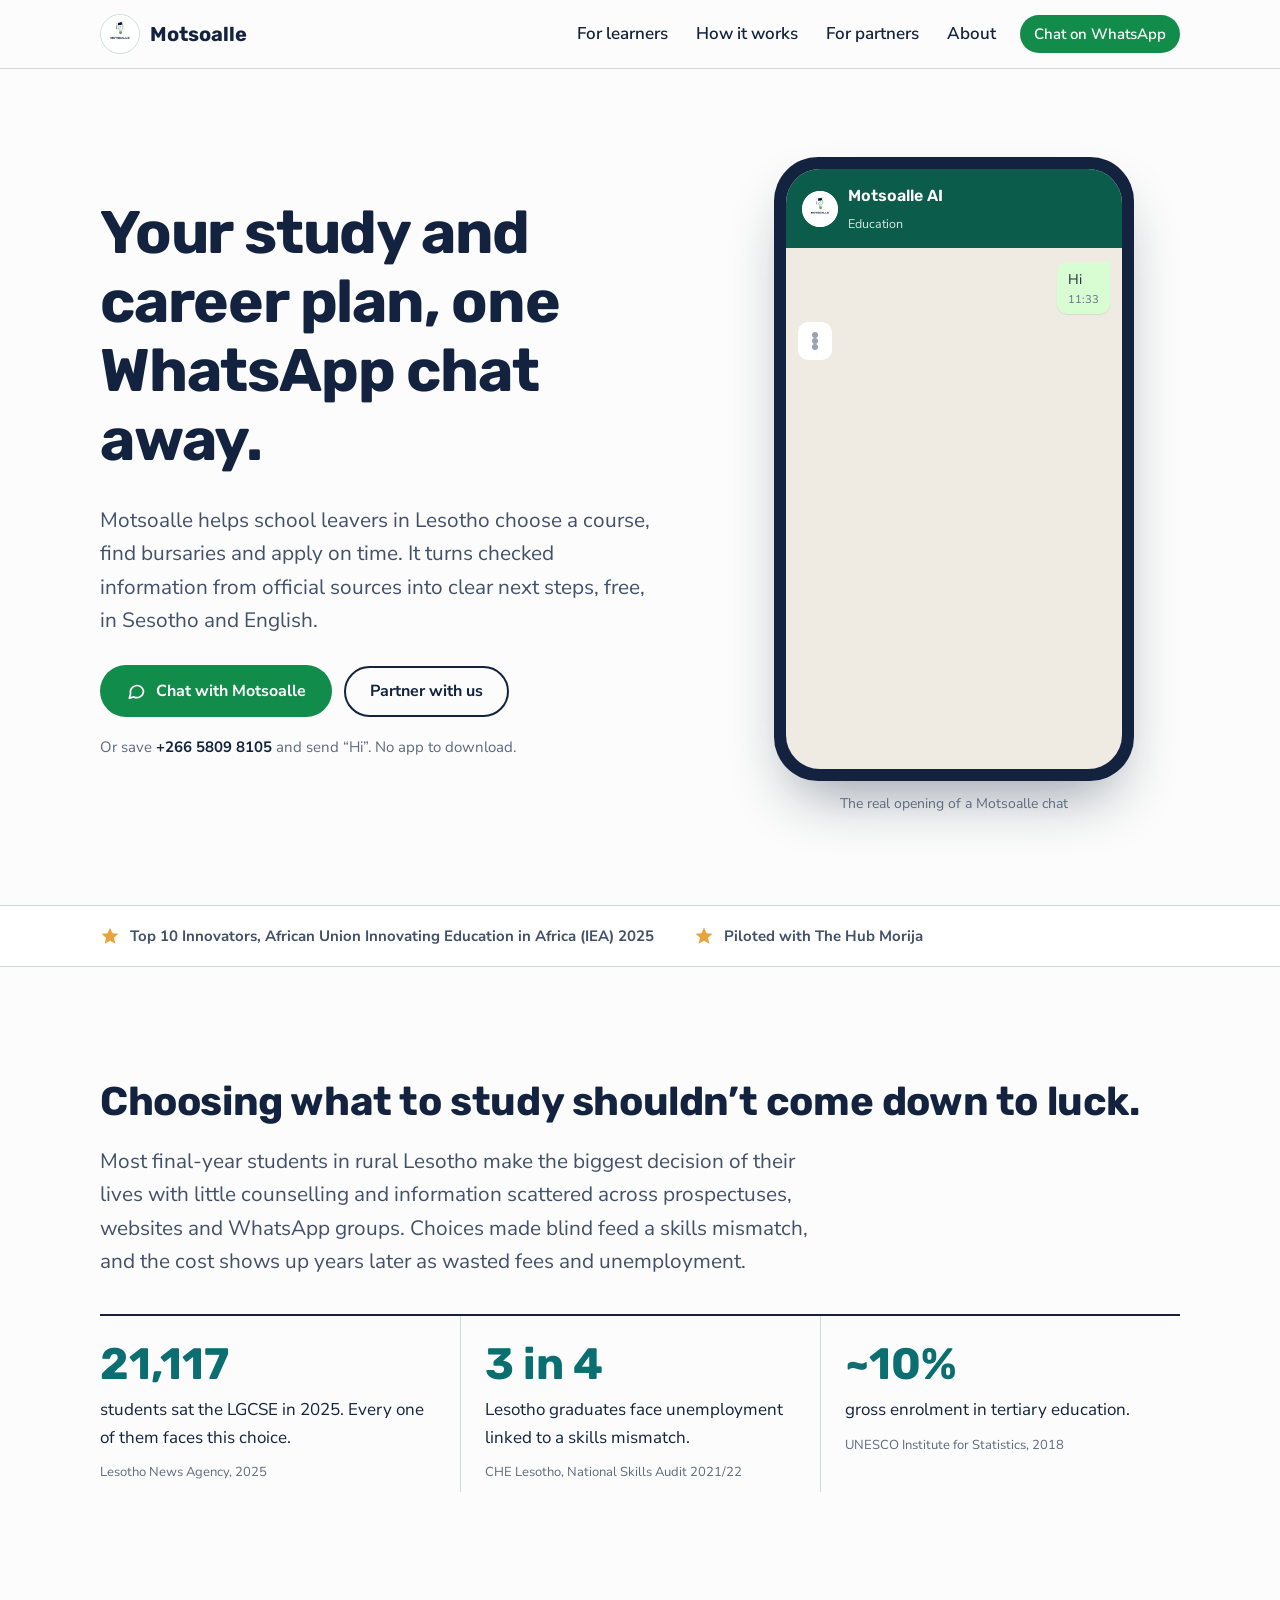
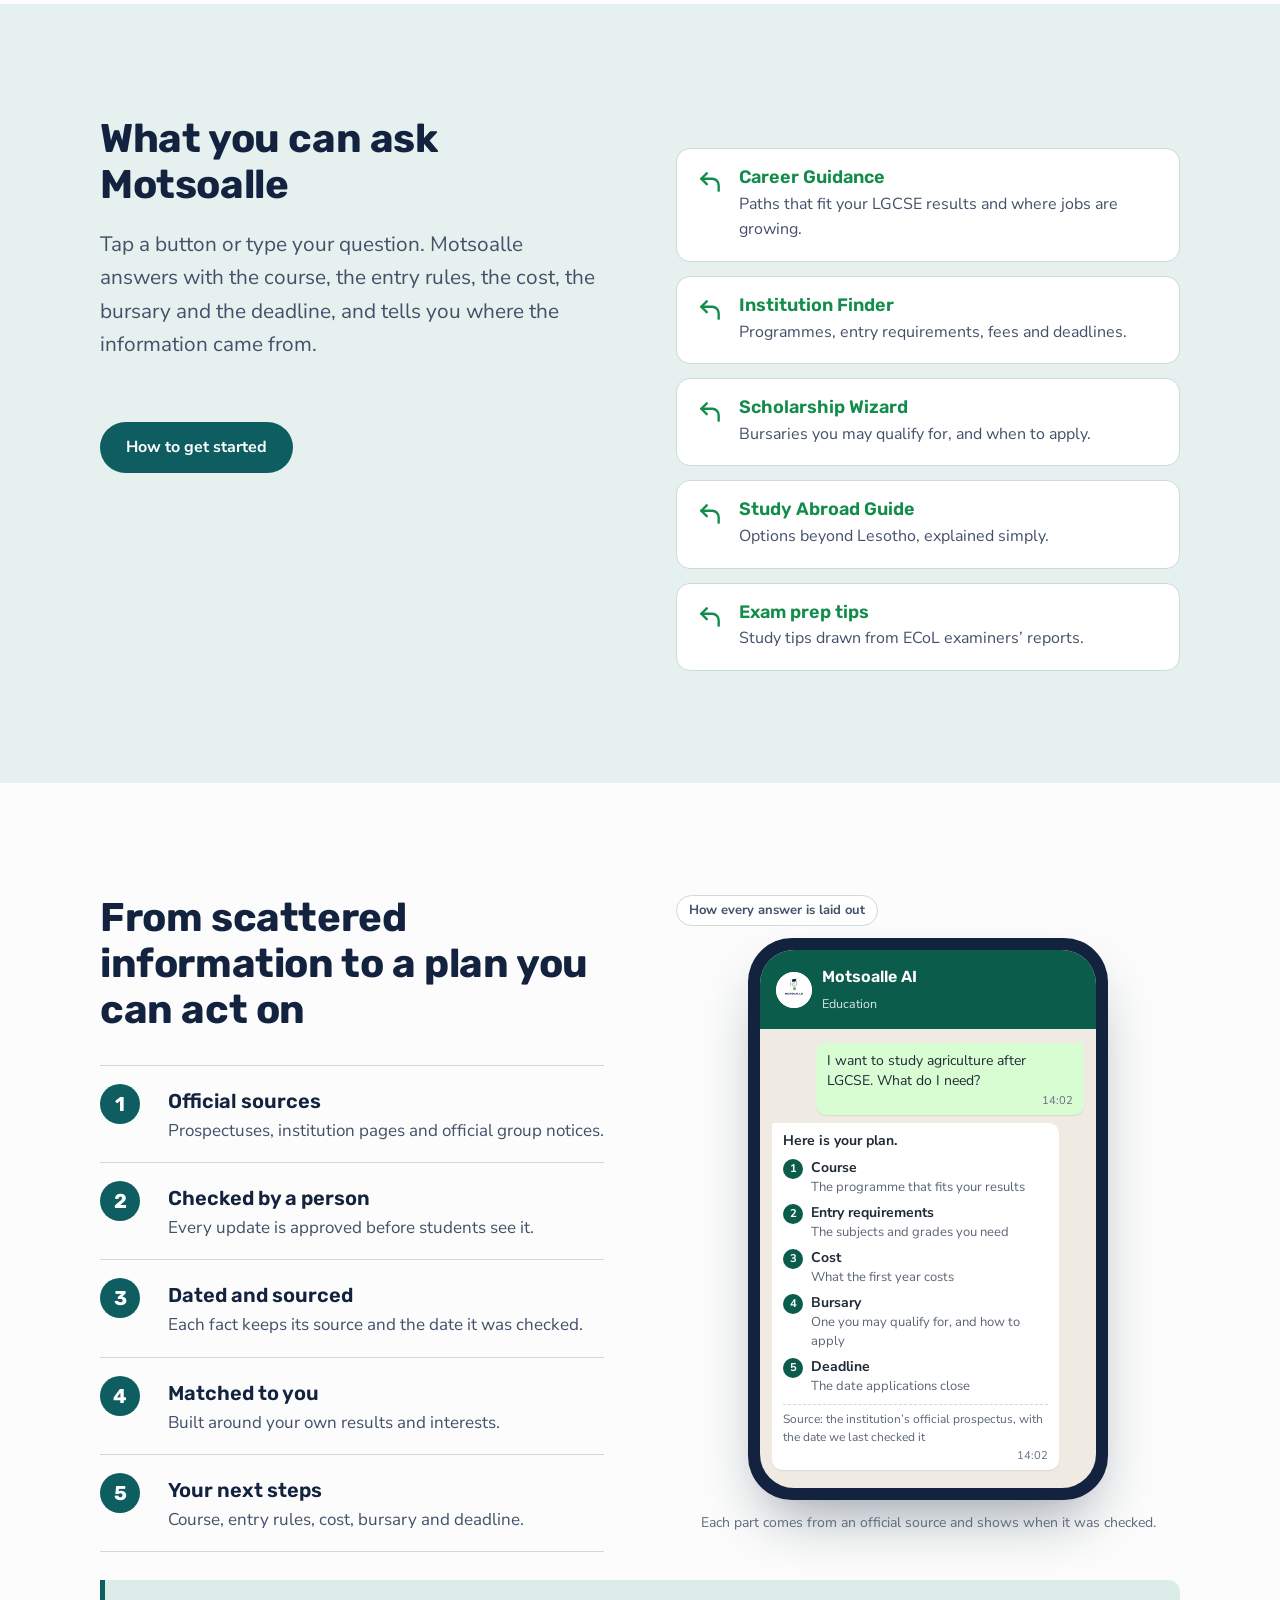
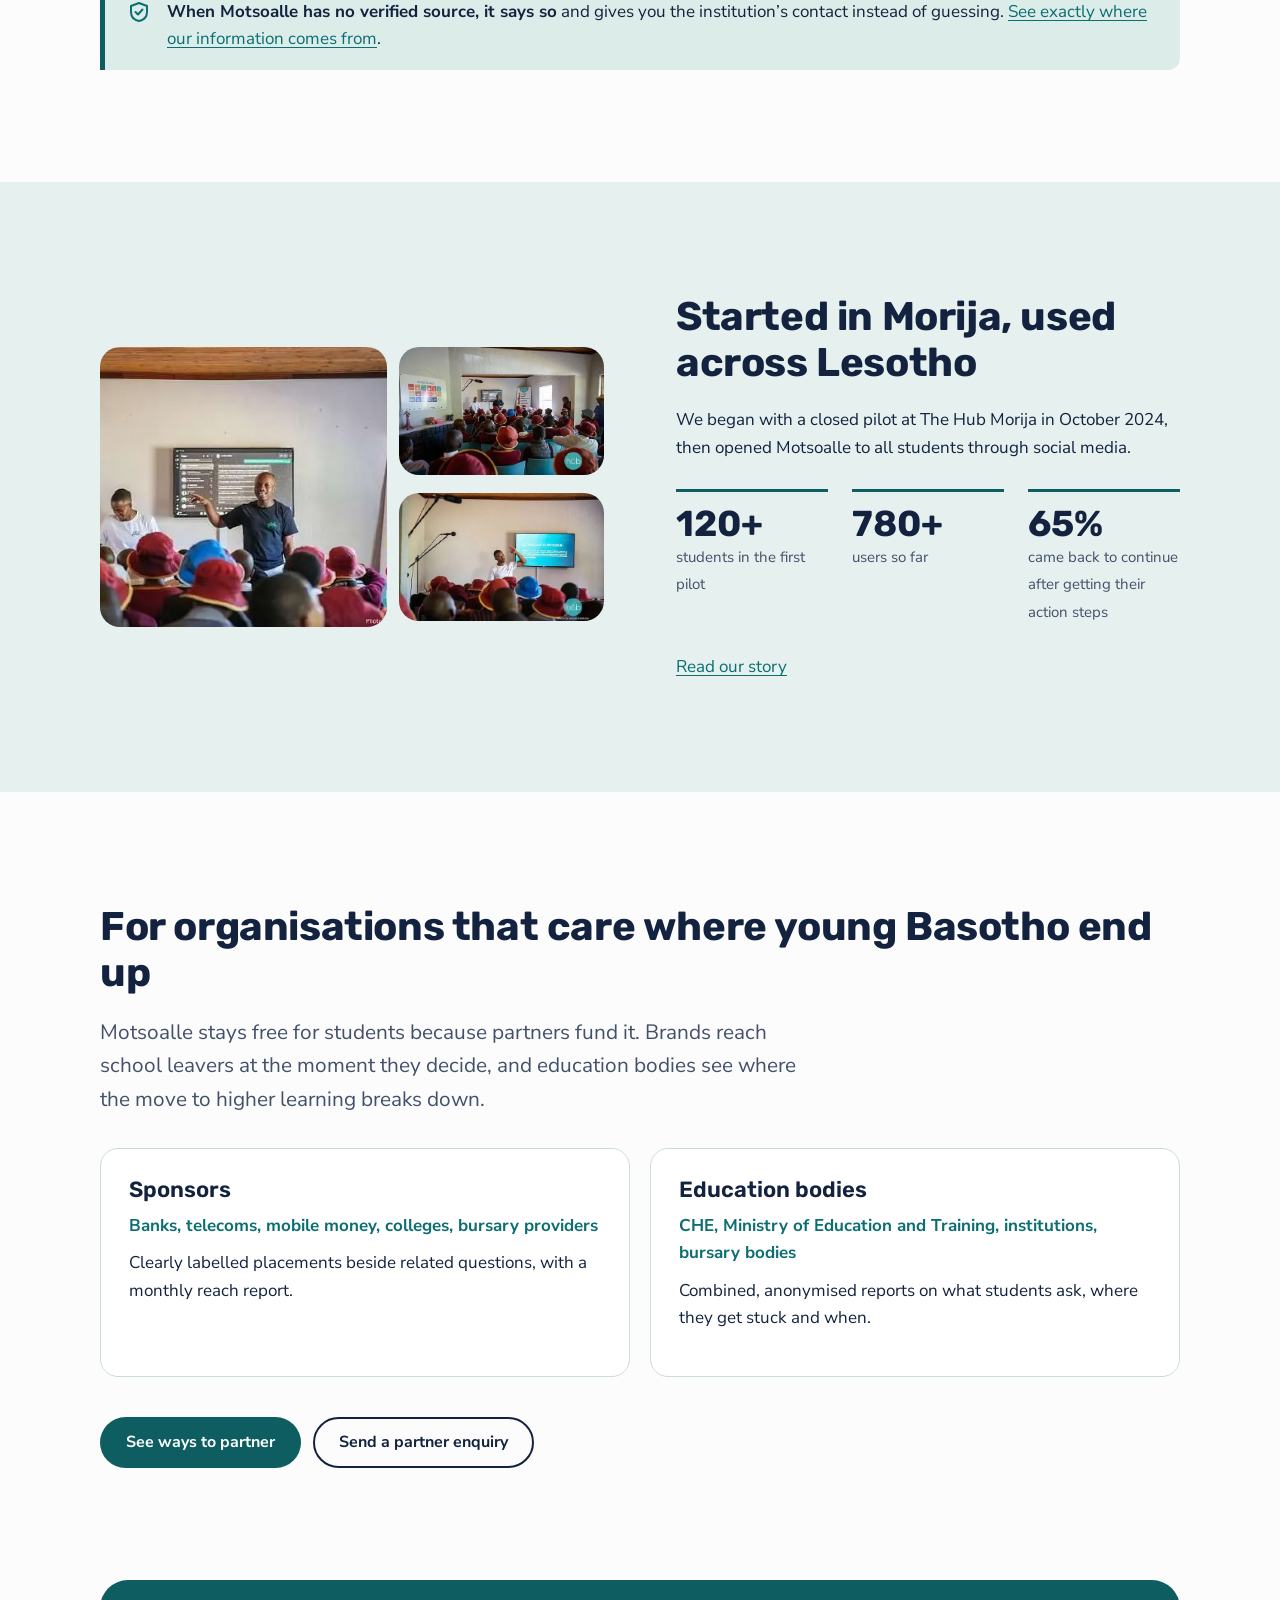
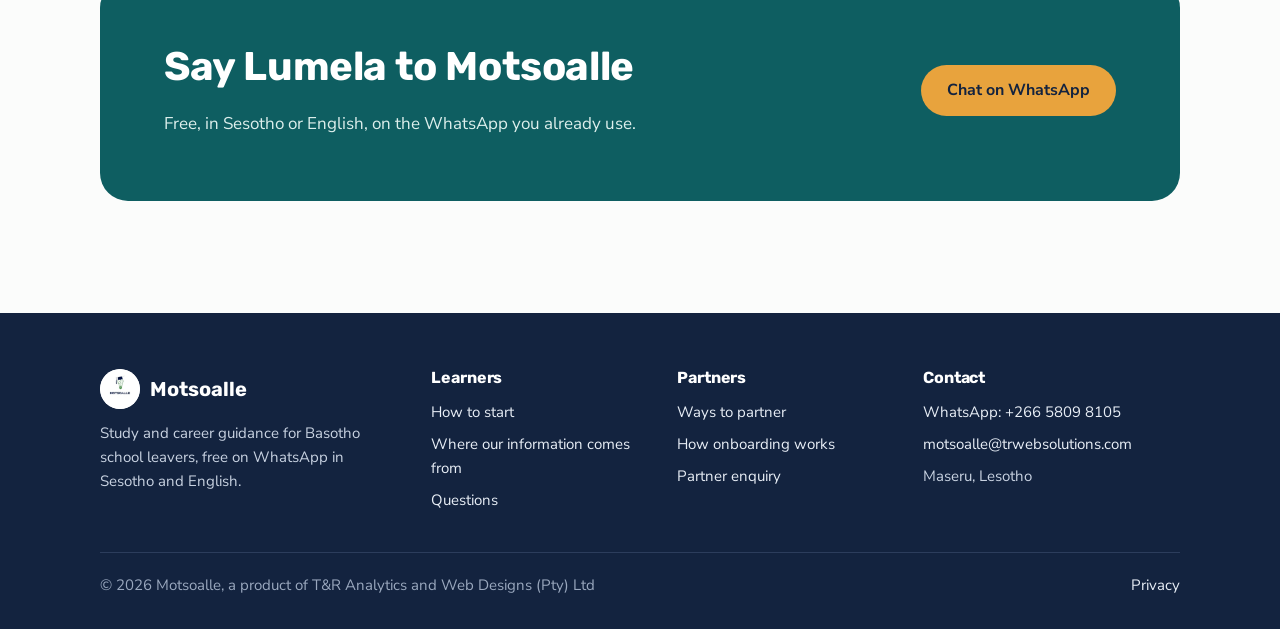
<file: index.html>
<!doctype html>
<html lang="en">
<head>
<meta charset="utf-8">
<meta name="viewport" content="width=device-width, initial-scale=1">
<title>Motsoalle: study and career guidance on WhatsApp</title>
<meta name="description" content="Motsoalle helps Basotho school leavers choose a course, find bursaries and apply on time, using checked information from official sources. Free on WhatsApp, in Sesotho and English.">
<link rel="icon" href="/favicon.png" type="image/png">
<link rel="apple-touch-icon" href="/apple-touch-icon.png">
<meta name="theme-color" content="#0E5E61">
<meta property="og:type" content="website">
<meta property="og:title" content="Motsoalle: study and career guidance on WhatsApp">
<meta property="og:description" content="Free study and career guidance for Basotho school leavers, in Sesotho and English.">
<meta property="og:image" content="https://motsoalle.vercel.app/assets/img/og-image.jpg">
<link rel="preconnect" href="https://fonts.googleapis.com">
<link rel="preconnect" href="https://fonts.gstatic.com" crossorigin>
<link href="https://fonts.googleapis.com/css2?family=Nunito+Sans:wght@400;700&family=Rubik:wght@500;600;700&display=swap" rel="stylesheet">
<link rel="stylesheet" href="/assets/css/styles.css">
</head>
<body>
<a class="skip" href="#main">Skip to content</a>
<header class="site-header">
  <div class="wrap">
    <a class="brand" href="/"><img src="/assets/img/logo.png" alt="" width="40" height="40">Motsoalle</a>
    <button class="nav-toggle" aria-expanded="false" aria-controls="site-nav">Menu</button>
    <nav id="site-nav" class="nav" aria-label="Main">
      <a href="/learners">For learners</a>
      <a href="/how-it-works">How it works</a>
      <a href="/partners">For partners</a>
      <a href="/about">About</a>
      <a class="btn btn--wa btn--sm" href="https://wa.me/26658098105?text=Hi">Chat on WhatsApp</a>
    </nav>
  </div>
</header>

<main id="main">
  <section class="hero">
    <div class="wrap">
      <div>
        <h1>Your study and career plan, one WhatsApp chat away.</h1>
        <p class="lead">Motsoalle helps school leavers in Lesotho choose a course, find bursaries and apply on time. It turns checked information from official sources into clear next steps, free, in Sesotho and English.</p>
        <div class="btn-row">
          <a class="btn btn--wa" href="https://wa.me/26658098105?text=Hi">
            <svg viewBox="0 0 24 24" fill="none" stroke="currentColor" stroke-width="2" stroke-linecap="round" stroke-linejoin="round" aria-hidden="true"><path d="M21 12a8 8 0 0 1-11.6 7.1L4 20.5l1.4-5A8 8 0 1 1 21 12z"/></svg>
            Chat with Motsoalle
          </a>
          <a class="btn btn--line" href="/partners">Partner with us</a>
        </div>
        <p class="hero-note">Or save <strong>+266 5809 8105</strong> and send “Hi”. No app to download.</p>
      </div>

      <figure class="mt-0" style="margin:0">
        <div class="phone" data-chat>
          <div class="phone-screen">
            <div class="chat-head">
              <img src="/assets/img/logo.png" alt="" width="36" height="36">
              <div><strong>Motsoalle AI</strong><span>Education</span></div>
            </div>
            <ol class="chat" aria-label="Example of Motsoalle’s opening messages">
              <li class="msg msg--out">Hi<time>11:33</time></li>
              <li class="msg msg--in"><strong><em>Lumela, ke Motsoalle oa hau!</em></strong><br>Ke thabela ho u bona! I’m here to guide you on your journey, whether you’re choosing a <em>career path</em>, transitioning to <em>higher education</em>, or need help with <em>exam prepping</em>.<time>11:33</time></li>
              <li class="msg msg--in">What can I assist you with today?<time>11:33</time></li>
              <li class="chat-buttons" aria-label="Reply options"><span>Career Guidance</span><span>Institution Finder</span><span>About Motsoalle</span></li>
              <li class="msg msg--out">Career Guidance<time>11:34</time></li>
              <li class="msg msg--in">Looking for guidance, that is great! What exactly do you need help with?<time>11:34</time></li>
              <li class="chat-buttons" aria-label="Reply options"><span>Career Counselling</span><span>University Info</span></li>
              <li class="typing" aria-hidden="true"><i></i><i></i><i></i></li>
            </ol>
          </div>
        </div>
        <figcaption class="phone-caption">The real opening of a Motsoalle chat</figcaption>
      </figure>
    </div>
  </section>

  <div class="recognition">
    <div class="wrap">
      <ul>
        <li><svg viewBox="0 0 24 24" fill="currentColor" aria-hidden="true"><path d="M12 2l3 6.6 7.2.7-5.4 4.8 1.6 7.1L12 17.6 5.6 21.2l1.6-7.1L1.8 9.3 9 8.6z"/></svg>Top 10 Innovators, African Union Innovating Education in Africa (IEA) 2025</li>
        <li><svg viewBox="0 0 24 24" fill="currentColor" aria-hidden="true"><path d="M12 2l3 6.6 7.2.7-5.4 4.8 1.6 7.1L12 17.6 5.6 21.2l1.6-7.1L1.8 9.3 9 8.6z"/></svg>Piloted with The Hub Morija</li>
      </ul>
    </div>
  </div>

  <section class="section">
    <div class="wrap">
      <h2 class="measure">Choosing what to study shouldn’t come down to luck.</h2>
      <p class="lead">Most final-year students in rural Lesotho make the biggest decision of their lives with little counselling and information scattered across prospectuses, websites and WhatsApp groups. Choices made blind feed a skills mismatch, and the cost shows up years later as wasted fees and unemployment.</p>
      <div class="facts">
        <div class="fact"><b>21,117</b><p>students sat the LGCSE in 2025. Every one of them faces this choice.</p><cite>Lesotho News Agency, 2025</cite></div>
        <div class="fact"><b>3 in 4</b><p>Lesotho graduates face unemployment linked to a skills mismatch.</p><cite>CHE Lesotho, National Skills Audit 2021/22</cite></div>
        <div class="fact"><b>~10%</b><p>gross enrolment in tertiary education.</p><cite>UNESCO Institute for Statistics, 2018</cite></div>
      </div>
    </div>
  </section>

  <section class="section section--mint">
    <div class="wrap split split--top">
      <div>
        <h2>What you can ask Motsoalle</h2>
        <p class="lead">Tap a button or type your question. Motsoalle answers with the course, the entry rules, the cost, the bursary and the deadline, and tells you where the information came from.</p>
        <a class="btn btn--teal mt-lg" href="/learners">How to get started</a>
      </div>
      <ul class="replies" style="grid-template-columns:1fr">
        <li class="reply"><svg viewBox="0 0 24 24" fill="none" stroke="currentColor" stroke-width="2.2" stroke-linecap="round" stroke-linejoin="round" aria-hidden="true"><path d="M9 14L4 9l5-5"/><path d="M4 9h10a6 6 0 0 1 6 6v5"/></svg><h3>Career Guidance</h3><p>Paths that fit your LGCSE results and where jobs are growing.</p></li>
        <li class="reply"><svg viewBox="0 0 24 24" fill="none" stroke="currentColor" stroke-width="2.2" stroke-linecap="round" stroke-linejoin="round" aria-hidden="true"><path d="M9 14L4 9l5-5"/><path d="M4 9h10a6 6 0 0 1 6 6v5"/></svg><h3>Institution Finder</h3><p>Programmes, entry requirements, fees and deadlines.</p></li>
        <li class="reply"><svg viewBox="0 0 24 24" fill="none" stroke="currentColor" stroke-width="2.2" stroke-linecap="round" stroke-linejoin="round" aria-hidden="true"><path d="M9 14L4 9l5-5"/><path d="M4 9h10a6 6 0 0 1 6 6v5"/></svg><h3>Scholarship Wizard</h3><p>Bursaries you may qualify for, and when to apply.</p></li>
        <li class="reply"><svg viewBox="0 0 24 24" fill="none" stroke="currentColor" stroke-width="2.2" stroke-linecap="round" stroke-linejoin="round" aria-hidden="true"><path d="M9 14L4 9l5-5"/><path d="M4 9h10a6 6 0 0 1 6 6v5"/></svg><h3>Study Abroad Guide</h3><p>Options beyond Lesotho, explained simply.</p></li>
        <li class="reply"><svg viewBox="0 0 24 24" fill="none" stroke="currentColor" stroke-width="2.2" stroke-linecap="round" stroke-linejoin="round" aria-hidden="true"><path d="M9 14L4 9l5-5"/><path d="M4 9h10a6 6 0 0 1 6 6v5"/></svg><h3>Exam prep tips</h3><p>Study tips drawn from ECoL examiners’ reports.</p></li>
      </ul>
    </div>
  </section>

  <section class="section">
    <div class="wrap split split--top">
      <div>
      <h2 class="measure">From scattered information to a plan you can act on</h2>
      <ol class="steps">
        <li><div><h3>Official sources</h3><p>Prospectuses, institution pages and official group notices.</p></div></li>
        <li><div><h3>Checked by a person</h3><p>Every update is approved before students see it.</p></div></li>
        <li><div><h3>Dated and sourced</h3><p>Each fact keeps its source and the date it was checked.</p></div></li>
        <li><div><h3>Matched to you</h3><p>Built around your own results and interests.</p></div></li>
        <li><div><h3>Your next steps</h3><p>Course, entry rules, cost, bursary and deadline.</p></div></li>
      </ol>
      </div>
      <figure style="margin:0">
        <p class="example-tag">How every answer is laid out</p>
        <div class="phone">
          <div class="phone-screen" style="min-height:0">
            <div class="chat-head">
              <img src="/assets/img/logo.png" alt="" width="36" height="36">
              <div><strong>Motsoalle AI</strong><span>Education</span></div>
            </div>
            <ol class="chat" aria-label="The layout of a Motsoalle answer">
              <li class="msg msg--out">I want to study agriculture after LGCSE. What do I need?<time>14:02</time></li>
              <li class="msg msg--in answer">
                <p><strong>Here is your plan.</strong></p>
                <dl>
                  <div data-n="1"><dt>Course</dt><dd>The programme that fits your results</dd></div>
                  <div data-n="2"><dt>Entry requirements</dt><dd>The subjects and grades you need</dd></div>
                  <div data-n="3"><dt>Cost</dt><dd>What the first year costs</dd></div>
                  <div data-n="4"><dt>Bursary</dt><dd>One you may qualify for, and how to apply</dd></div>
                  <div data-n="5"><dt>Deadline</dt><dd>The date applications close</dd></div>
                </dl>
                <p class="src">Source: the institution’s official prospectus, with the date we last checked it</p>
                <time>14:02</time>
              </li>
            </ol>
          </div>
        </div>
        <figcaption class="phone-caption">Each part comes from an official source and shows when it was checked.</figcaption>
      </figure>
    </div>
    <div class="wrap">
      <div class="callout callout--teal">
        <svg viewBox="0 0 24 24" fill="none" stroke="currentColor" stroke-width="2" stroke-linejoin="round" aria-hidden="true"><path d="M12 3l8 3v6c0 5-3.5 8-8 9-4.5-1-8-4-8-9V6z"/><path d="M8.5 12l2.5 2.5 4.5-5" stroke-linecap="round"/></svg>
        <p><strong>When Motsoalle has no verified source, it says so</strong> and gives you the institution’s contact instead of guessing. <a href="/how-it-works">See exactly where our information comes from</a>.</p>
      </div>
    </div>
  </section>

  <section class="section section--mint">
    <div class="wrap split">
      <div class="gallery">
        <div class="photo"><img src="/assets/img/pilot-1.webp" alt="Co-founder showing Motsoalle on a screen to students at The Hub Morija" width="544" height="339" loading="lazy"></div>
        <div class="photo"><img src="/assets/img/pilot-3.webp" alt="A full room of students at the Hub Morija pilot session" width="544" height="339" loading="lazy"></div>
        <div class="photo"><img src="/assets/img/pilot-2.webp" alt="Welcome to Motsoalle slide shown to a student audience" width="544" height="339" loading="lazy"></div>
      </div>
      <div>
        <h2>Started in Morija, used across Lesotho</h2>
        <p>We began with a closed pilot at The Hub Morija in October 2024, then opened Motsoalle to all students through social media.</p>
        <div class="numbers">
          <div><b>120+</b><span>students in the first pilot</span></div>
          <div><b>780+</b><span>users so far</span></div>
          <div><b>65%</b><span>came back to continue after getting their action steps</span></div>
        </div>
        <a href="/about">Read our story</a>
      </div>
    </div>
  </section>

  <section class="section">
    <div class="wrap">
      <h2 class="measure">For organisations that care where young Basotho end up</h2>
      <p class="lead">Motsoalle stays free for students because partners fund it. Brands reach school leavers at the moment they decide, and education bodies see where the move to higher learning breaks down.</p>
      <div class="paths">
        <div class="path">
          <h3>Sponsors</h3>
          <p class="who">Banks, telecoms, mobile money, colleges, bursary providers</p>
          <p>Clearly labelled placements beside related questions, with a monthly reach report.</p>
        </div>
        <div class="path">
          <h3>Education bodies</h3>
          <p class="who">CHE, Ministry of Education and Training, institutions, bursary bodies</p>
          <p>Combined, anonymised reports on what students ask, where they get stuck and when.</p>
        </div>
      </div>
      <div class="btn-row mt-lg">
        <a class="btn btn--teal" href="/partners">See ways to partner</a>
        <a class="btn btn--line" href="/partners#enquiry">Send a partner enquiry</a>
      </div>
    </div>
  </section>

  <section class="section mt-0" style="padding-top:0">
    <div class="wrap">
      <div class="cta-band">
        <div>
          <h2>Say Lumela to Motsoalle</h2>
          <p>Free, in Sesotho or English, on the WhatsApp you already use.</p>
        </div>
        <div class="btn-row">
          <a class="btn btn--amber" href="https://wa.me/26658098105?text=Hi">Chat on WhatsApp</a>
        </div>
      </div>
    </div>
  </section>
</main>

<footer class="site-footer">
  <div class="wrap">
    <div class="foot-grid">
      <div>
        <div class="foot-brand"><img src="/assets/img/logo.png" alt="" width="40" height="40">Motsoalle</div>
        <p>Study and career guidance for Basotho school leavers, free on WhatsApp in Sesotho and English.</p>
      </div>
      <div>
        <h2>Learners</h2>
        <ul><li><a href="/learners">How to start</a></li><li><a href="/how-it-works">Where our information comes from</a></li><li><a href="/learners#faq">Questions</a></li></ul>
      </div>
      <div>
        <h2>Partners</h2>
        <ul><li><a href="/partners">Ways to partner</a></li><li><a href="/partners#onboarding">How onboarding works</a></li><li><a href="/partners#enquiry">Partner enquiry</a></li></ul>
      </div>
      <div>
        <h2>Contact</h2>
        <ul><li><a href="https://wa.me/26658098105?text=Hi">WhatsApp: +266 5809 8105</a></li><li><a href="mailto:motsoalle@trwebsolutions.com">motsoalle@trwebsolutions.com</a></li><li>Maseru, Lesotho</li></ul>
      </div>
    </div>
    <div class="foot-legal">
      <span>© <span data-year>2026</span> Motsoalle, a product of T&amp;R Analytics and Web Designs (Pty) Ltd</span>
      <a href="/privacy">Privacy</a>
    </div>
  </div>
</footer>
<script src="/assets/js/main.js" defer></script>
</body>
</html>
</file>
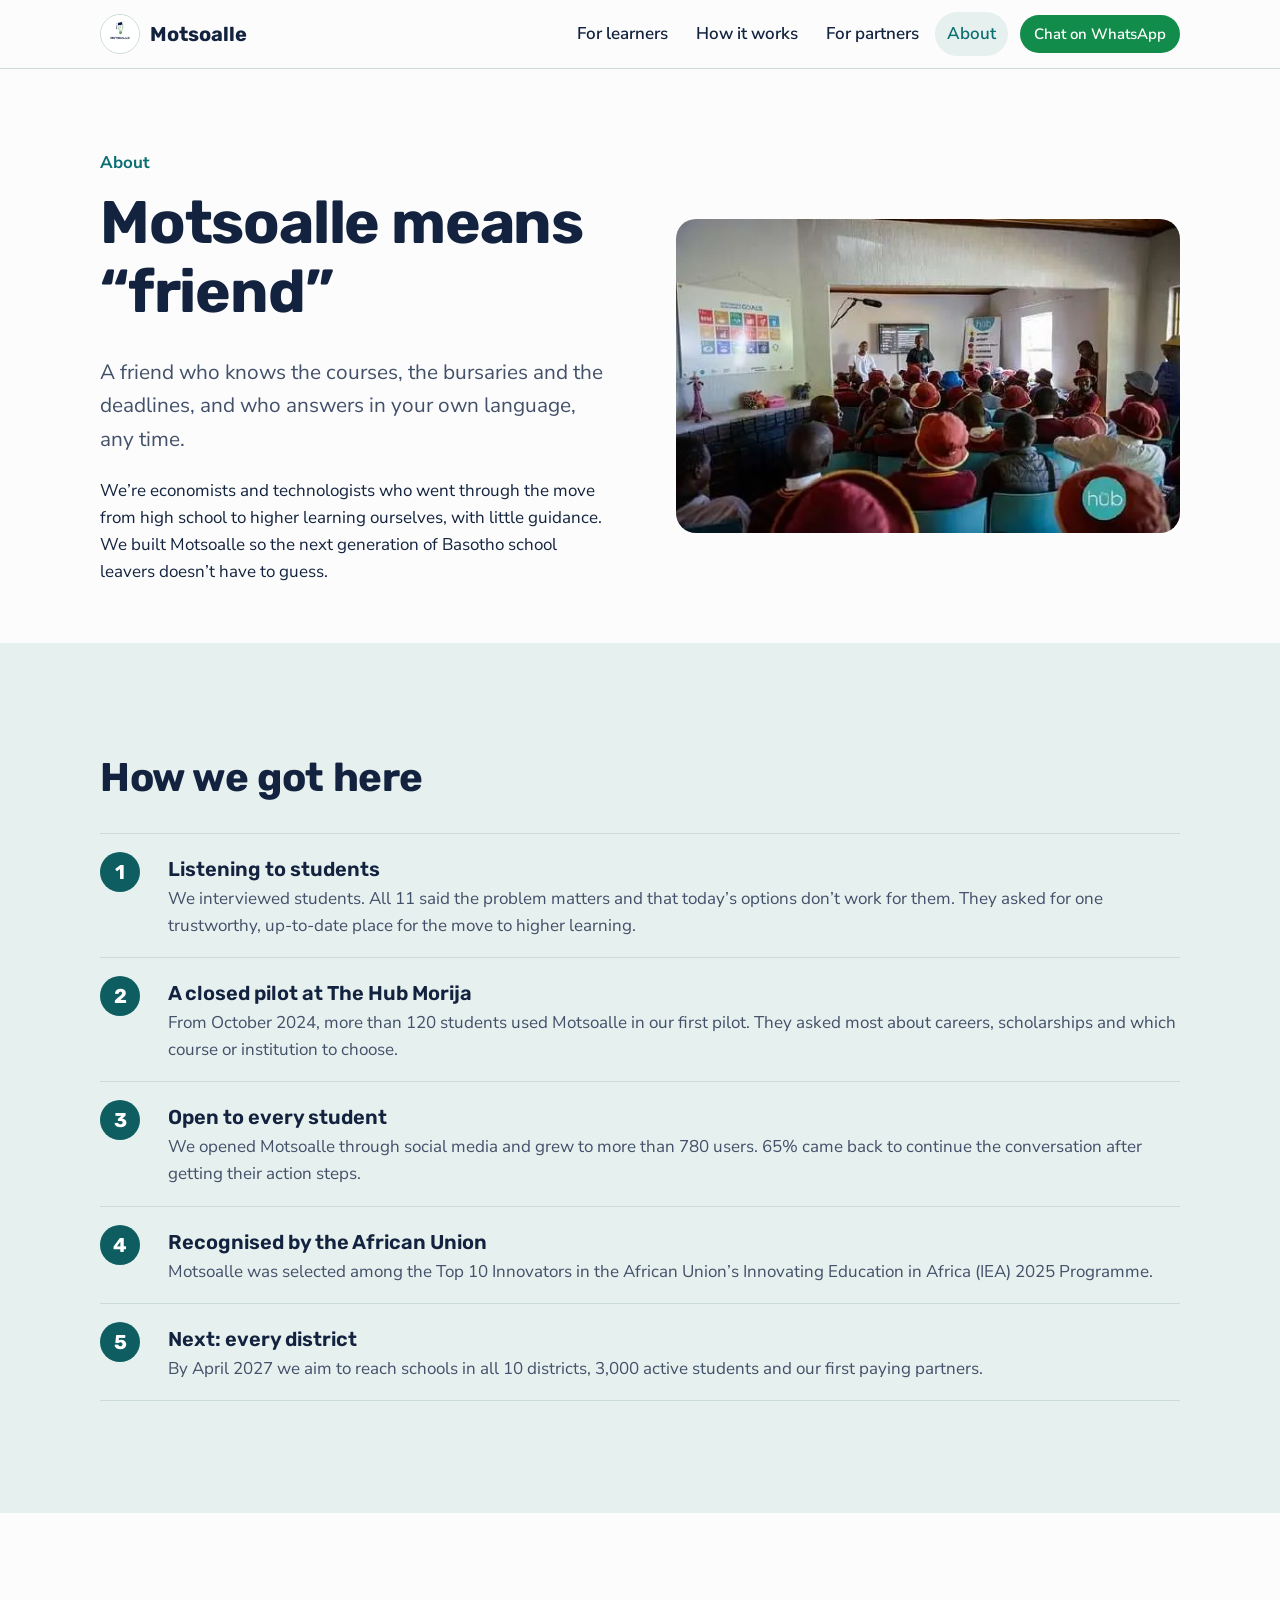
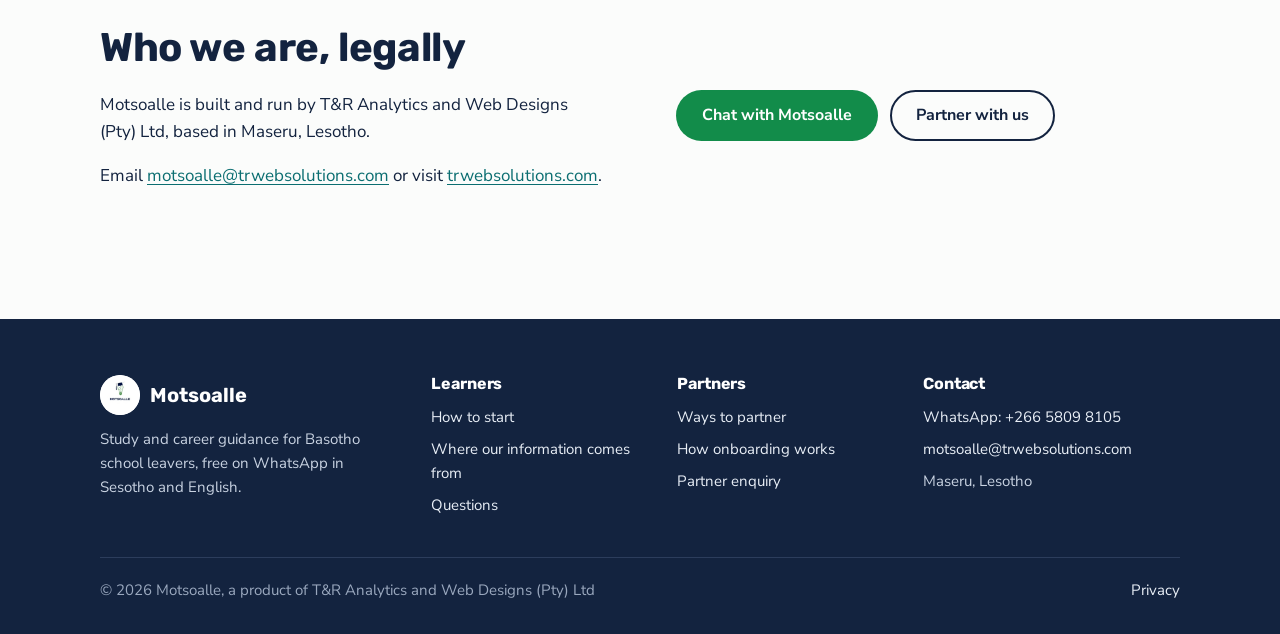
<file: about.html>
<!doctype html>
<html lang="en">
<head>
<meta charset="utf-8">
<meta name="viewport" content="width=device-width, initial-scale=1">
<title>About Motsoalle</title>
<meta name="description" content="Motsoalle means friend in Sesotho. Meet the team and read how the pilot with The Hub Morija began.">
<link rel="icon" href="/favicon.png" type="image/png">
<link rel="apple-touch-icon" href="/apple-touch-icon.png">
<meta name="theme-color" content="#0E5E61">
<meta property="og:type" content="website">
<meta property="og:title" content="About Motsoalle">
<meta property="og:description" content="Motsoalle means friend in Sesotho. Meet the team behind it.">
<meta property="og:image" content="https://motsoalle.vercel.app/assets/img/og-image.jpg">
<link rel="preconnect" href="https://fonts.googleapis.com">
<link rel="preconnect" href="https://fonts.gstatic.com" crossorigin>
<link href="https://fonts.googleapis.com/css2?family=Nunito+Sans:wght@400;700&family=Rubik:wght@500;600;700&display=swap" rel="stylesheet">
<link rel="stylesheet" href="/assets/css/styles.css">
</head>
<body>
<a class="skip" href="#main">Skip to content</a>
<header class="site-header">
  <div class="wrap">
    <a class="brand" href="/"><img src="/assets/img/logo.png" alt="" width="40" height="40">Motsoalle</a>
    <button class="nav-toggle" aria-expanded="false" aria-controls="site-nav">Menu</button>
    <nav id="site-nav" class="nav" aria-label="Main">
      <a href="/learners">For learners</a>
      <a href="/how-it-works">How it works</a>
      <a href="/partners">For partners</a>
      <a href="/about" aria-current="page">About</a>
      <a class="btn btn--wa btn--sm" href="https://wa.me/26658098105?text=Hi">Chat on WhatsApp</a>
    </nav>
  </div>
</header>

<main id="main">
  <section class="page-head">
    <div class="wrap split">
      <div>
        <p class="crumb">About</p>
        <h1>Motsoalle means “friend”</h1>
        <p class="lead">A friend who knows the courses, the bursaries and the deadlines, and who answers in your own language, any time.</p>
        <p>We’re economists and technologists who went through the move from high school to higher learning ourselves, with little guidance. We built Motsoalle so the next generation of Basotho school leavers doesn’t have to guess.</p>
      </div>
      <div class="photo"><img src="/assets/img/pilot-3.webp" alt="Students in red and blue school hats watching a Motsoalle session at The Hub Morija" width="544" height="339"></div>
    </div>
  </section>

  <section class="section section--mint">
    <div class="wrap">
      <h2>How we got here</h2>
      <ol class="steps">
        <li><div><h3>Listening to students</h3><p>We interviewed students. All 11 said the problem matters and that today’s options don’t work for them. They asked for one trustworthy, up-to-date place for the move to higher learning.</p></div></li>
        <li><div><h3>A closed pilot at The Hub Morija</h3><p>From October 2024, more than 120 students used Motsoalle in our first pilot. They asked most about careers, scholarships and which course or institution to choose.</p></div></li>
        <li><div><h3>Open to every student</h3><p>We opened Motsoalle through social media and grew to more than 780 users. 65% came back to continue the conversation after getting their action steps.</p></div></li>
        <li><div><h3>Recognised by the African Union</h3><p>Motsoalle was selected among the Top 10 Innovators in the African Union’s Innovating Education in Africa (IEA) 2025 Programme.</p></div></li>
        <li><div><h3>Next: every district</h3><p>By April 2027 we aim to reach schools in all 10 districts, 3,000 active students and our first paying partners.</p></div></li>
      </ol>
    </div>
  </section>

  <section class="section">
    <div class="wrap split">
      <div>
        <h2>Who we are, legally</h2>
        <p>Motsoalle is built and run by T&amp;R Analytics and Web Designs (Pty) Ltd, based in Maseru, Lesotho.</p>
        <p>Email <a href="mailto:motsoalle@trwebsolutions.com">motsoalle@trwebsolutions.com</a> or visit <a href="https://www.trwebsolutions.com/">trwebsolutions.com</a>.</p>
      </div>
      <div class="btn-row">
        <a class="btn btn--wa" href="https://wa.me/26658098105?text=Hi">Chat with Motsoalle</a>
        <a class="btn btn--line" href="/partners">Partner with us</a>
      </div>
    </div>
  </section>
</main>

<footer class="site-footer">
  <div class="wrap">
    <div class="foot-grid">
      <div>
        <div class="foot-brand"><img src="/assets/img/logo.png" alt="" width="40" height="40">Motsoalle</div>
        <p>Study and career guidance for Basotho school leavers, free on WhatsApp in Sesotho and English.</p>
      </div>
      <div>
        <h2>Learners</h2>
        <ul><li><a href="/learners">How to start</a></li><li><a href="/how-it-works">Where our information comes from</a></li><li><a href="/learners#faq">Questions</a></li></ul>
      </div>
      <div>
        <h2>Partners</h2>
        <ul><li><a href="/partners">Ways to partner</a></li><li><a href="/partners#onboarding">How onboarding works</a></li><li><a href="/partners#enquiry">Partner enquiry</a></li></ul>
      </div>
      <div>
        <h2>Contact</h2>
        <ul><li><a href="https://wa.me/26658098105?text=Hi">WhatsApp: +266 5809 8105</a></li><li><a href="mailto:motsoalle@trwebsolutions.com">motsoalle@trwebsolutions.com</a></li><li>Maseru, Lesotho</li></ul>
      </div>
    </div>
    <div class="foot-legal">
      <span>© <span data-year>2026</span> Motsoalle, a product of T&amp;R Analytics and Web Designs (Pty) Ltd</span>
      <a href="/privacy">Privacy</a>
    </div>
  </div>
</footer>
<script src="/assets/js/main.js" defer></script>
</body>
</html>
</file>
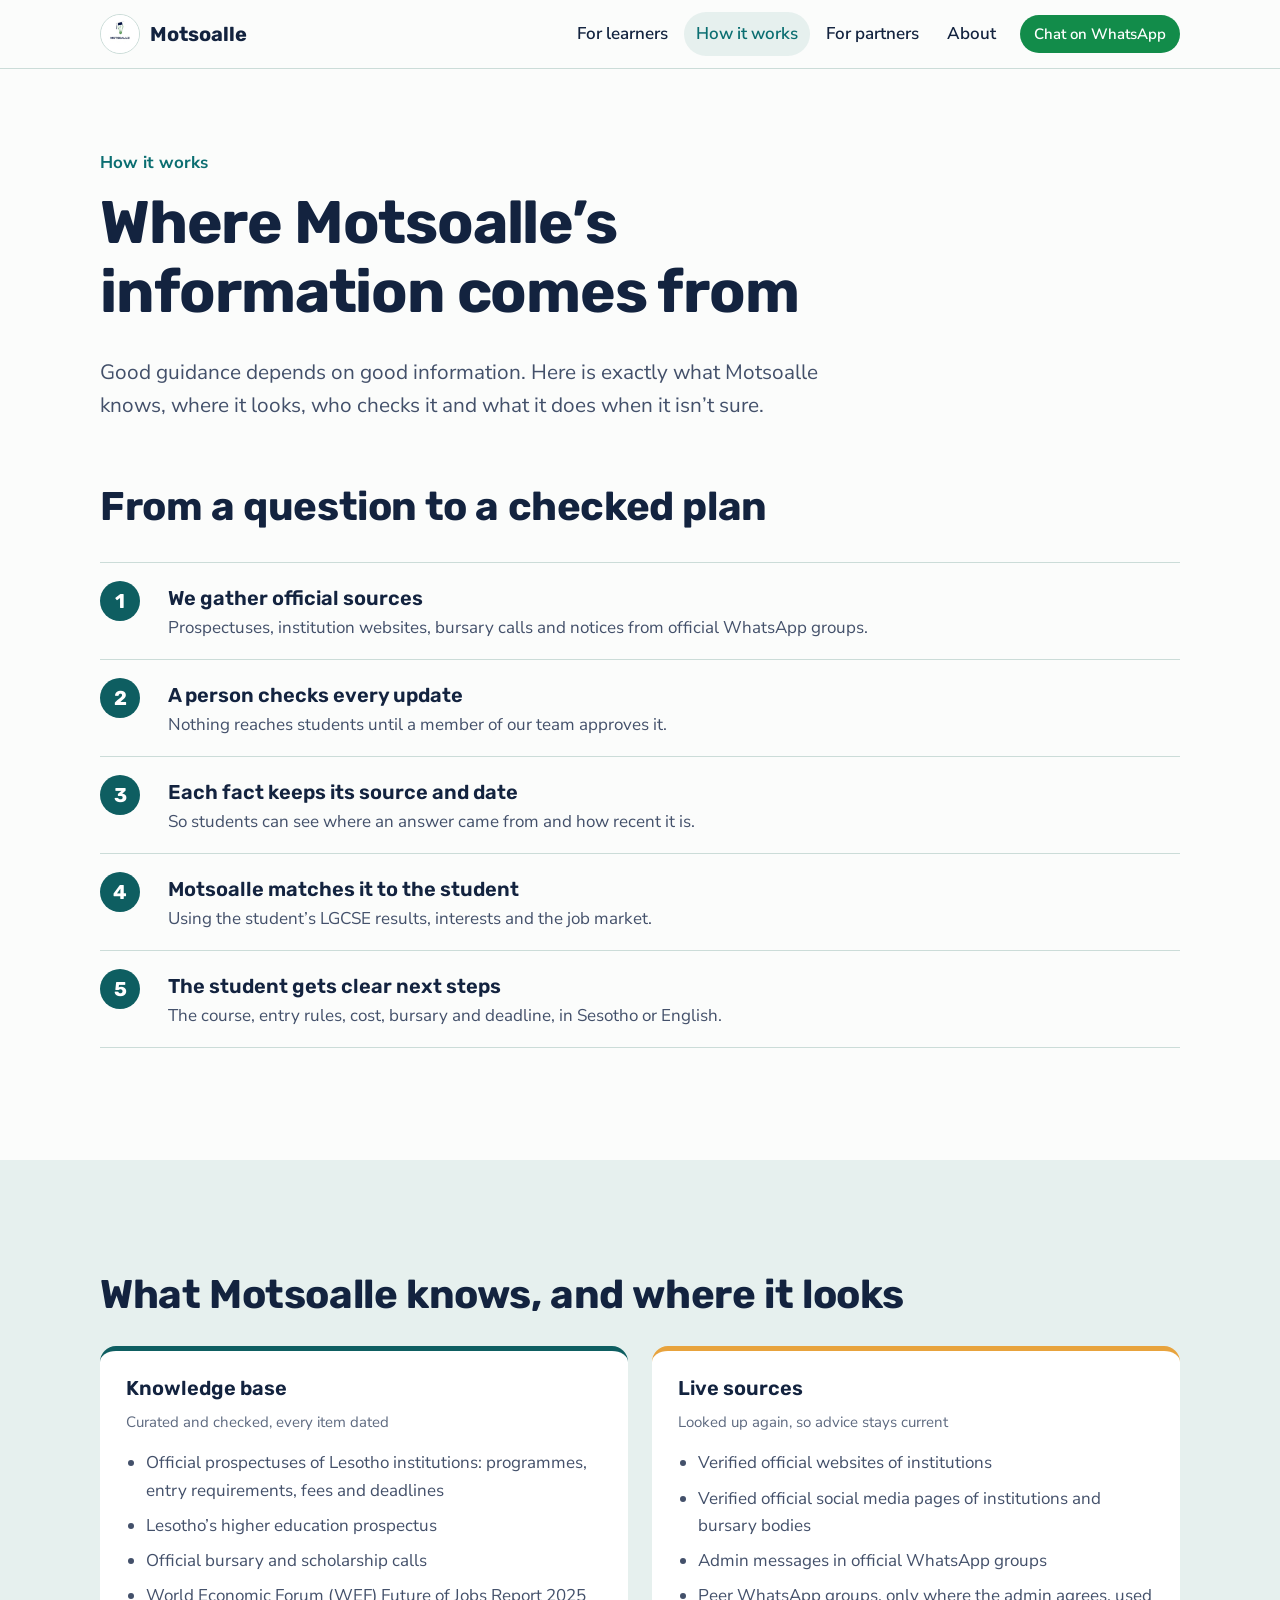
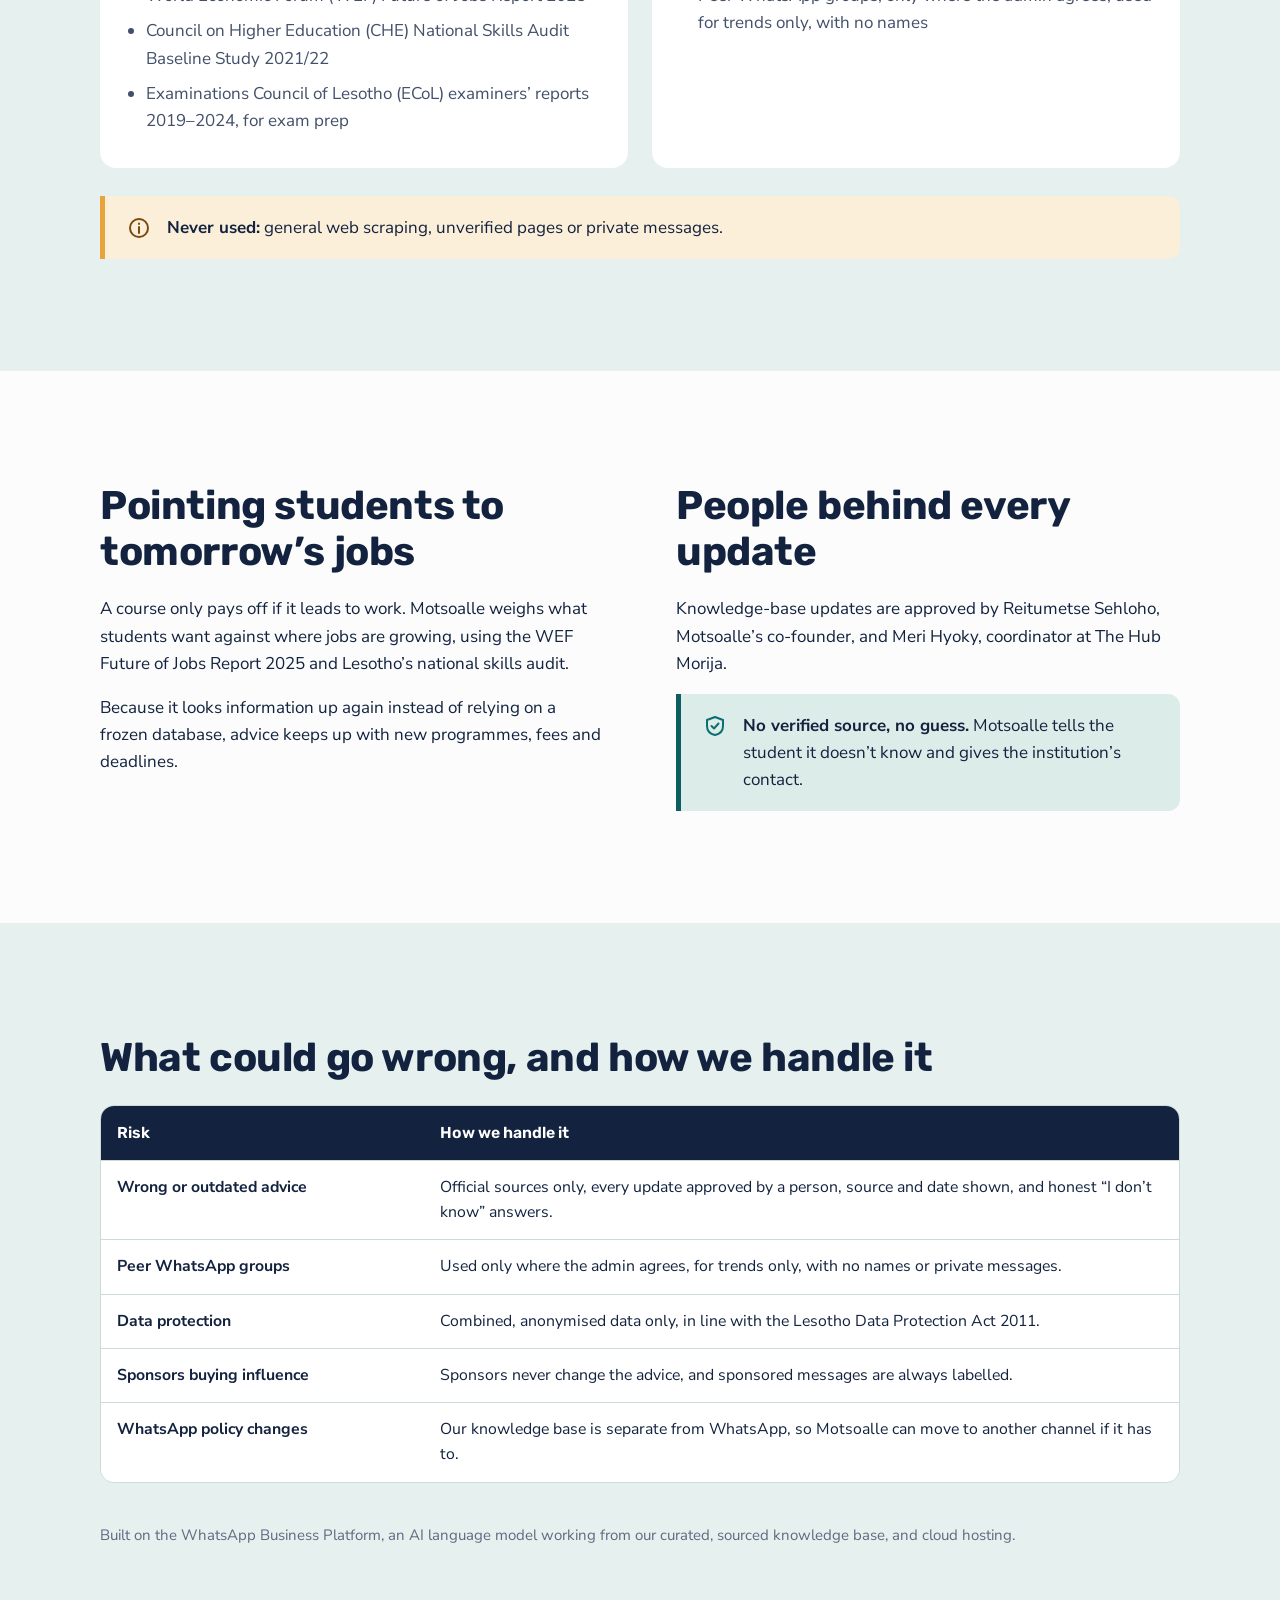
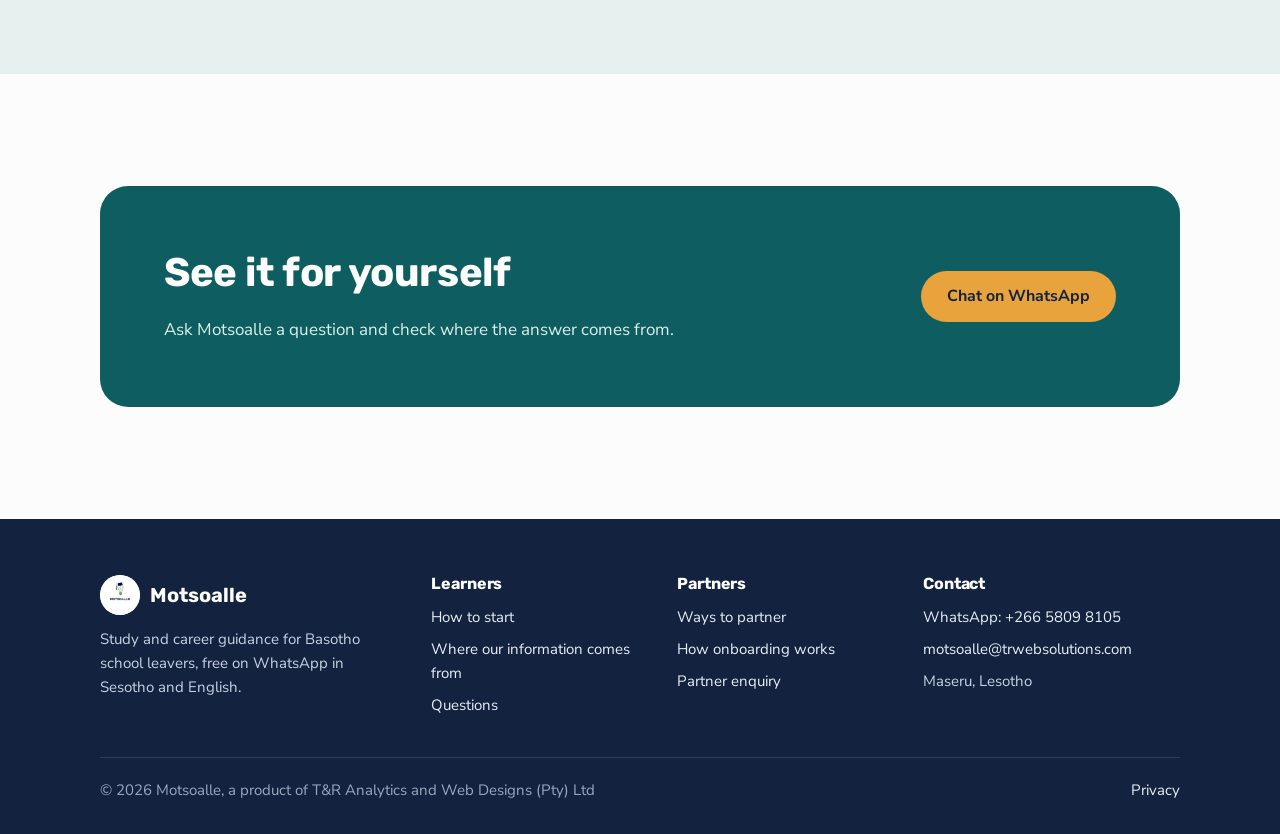
<file: how-it-works.html>
<!doctype html>
<html lang="en">
<head>
<meta charset="utf-8">
<meta name="viewport" content="width=device-width, initial-scale=1">
<title>How Motsoalle works and where its information comes from</title>
<meta name="description" content="Motsoalle’s knowledge base, live sources, human approval and risk controls, explained in plain language.">
<link rel="icon" href="/favicon.png" type="image/png">
<link rel="apple-touch-icon" href="/apple-touch-icon.png">
<meta name="theme-color" content="#0E5E61">
<meta property="og:type" content="website">
<meta property="og:title" content="How Motsoalle works">
<meta property="og:description" content="Where Motsoalle’s information comes from and how we keep it accurate.">
<meta property="og:image" content="https://motsoalle.vercel.app/assets/img/og-image.jpg">
<link rel="preconnect" href="https://fonts.googleapis.com">
<link rel="preconnect" href="https://fonts.gstatic.com" crossorigin>
<link href="https://fonts.googleapis.com/css2?family=Nunito+Sans:wght@400;700&family=Rubik:wght@500;600;700&display=swap" rel="stylesheet">
<link rel="stylesheet" href="/assets/css/styles.css">
</head>
<body>
<a class="skip" href="#main">Skip to content</a>
<header class="site-header">
  <div class="wrap">
    <a class="brand" href="/"><img src="/assets/img/logo.png" alt="" width="40" height="40">Motsoalle</a>
    <button class="nav-toggle" aria-expanded="false" aria-controls="site-nav">Menu</button>
    <nav id="site-nav" class="nav" aria-label="Main">
      <a href="/learners">For learners</a>
      <a href="/how-it-works" aria-current="page">How it works</a>
      <a href="/partners">For partners</a>
      <a href="/about">About</a>
      <a class="btn btn--wa btn--sm" href="https://wa.me/26658098105?text=Hi">Chat on WhatsApp</a>
    </nav>
  </div>
</header>

<main id="main">
  <section class="page-head">
    <div class="wrap">
      <p class="crumb">How it works</p>
      <h1>Where Motsoalle’s information comes from</h1>
      <p class="lead">Good guidance depends on good information. Here is exactly what Motsoalle knows, where it looks, who checks it and what it does when it isn’t sure.</p>
    </div>
  </section>

  <section class="section" style="padding-top:0">
    <div class="wrap">
      <h2>From a question to a checked plan</h2>
      <ol class="steps">
        <li><div><h3>We gather official sources</h3><p>Prospectuses, institution websites, bursary calls and notices from official WhatsApp groups.</p></div></li>
        <li><div><h3>A person checks every update</h3><p>Nothing reaches students until a member of our team approves it.</p></div></li>
        <li><div><h3>Each fact keeps its source and date</h3><p>So students can see where an answer came from and how recent it is.</p></div></li>
        <li><div><h3>Motsoalle matches it to the student</h3><p>Using the student’s LGCSE results, interests and the job market.</p></div></li>
        <li><div><h3>The student gets clear next steps</h3><p>The course, entry rules, cost, bursary and deadline, in Sesotho or English.</p></div></li>
      </ol>
    </div>
  </section>

  <section class="section section--mint">
    <div class="wrap">
      <h2>What Motsoalle knows, and where it looks</h2>
      <div class="source-cols">
        <div class="source-box">
          <h3>Knowledge base</h3>
          <p class="small mt-0">Curated and checked, every item dated</p>
          <ul>
            <li>Official prospectuses of Lesotho institutions: programmes, entry requirements, fees and deadlines</li>
            <li>Lesotho’s higher education prospectus</li>
            <li>Official bursary and scholarship calls</li>
            <li>World Economic Forum (WEF) Future of Jobs Report 2025</li>
            <li>Council on Higher Education (CHE) National Skills Audit Baseline Study 2021/22</li>
            <li>Examinations Council of Lesotho (ECoL) examiners’ reports 2019–2024, for exam prep</li>
          </ul>
        </div>
        <div class="source-box source-box--amber">
          <h3>Live sources</h3>
          <p class="small mt-0">Looked up again, so advice stays current</p>
          <ul>
            <li>Verified official websites of institutions</li>
            <li>Verified official social media pages of institutions and bursary bodies</li>
            <li>Admin messages in official WhatsApp groups</li>
            <li>Peer WhatsApp groups, only where the admin agrees, used for trends only, with no names</li>
          </ul>
        </div>
      </div>
      <div class="callout">
        <svg viewBox="0 0 24 24" fill="none" stroke="currentColor" stroke-width="2" aria-hidden="true"><circle cx="12" cy="12" r="9"/><path d="M12 11v6M12 7.5v.5" stroke-linecap="round"/></svg>
        <p><strong>Never used:</strong> general web scraping, unverified pages or private messages.</p>
      </div>
    </div>
  </section>

  <section class="section">
    <div class="wrap split split--top">
      <div>
        <h2>Pointing students to tomorrow’s jobs</h2>
        <p>A course only pays off if it leads to work. Motsoalle weighs what students want against where jobs are growing, using the WEF Future of Jobs Report 2025 and Lesotho’s national skills audit.</p>
        <p>Because it looks information up again instead of relying on a frozen database, advice keeps up with new programmes, fees and deadlines.</p>
      </div>
      <div>
        <h2>People behind every update</h2>
        <p>Knowledge-base updates are approved by Reitumetse Sehloho, Motsoalle’s co-founder, and Meri Hyoky, coordinator at The Hub Morija.</p>
        <div class="callout callout--teal" style="margin-top:12px">
          <svg viewBox="0 0 24 24" fill="none" stroke="currentColor" stroke-width="2" stroke-linejoin="round" aria-hidden="true"><path d="M12 3l8 3v6c0 5-3.5 8-8 9-4.5-1-8-4-8-9V6z"/><path d="M8.5 12l2.5 2.5 4.5-5" stroke-linecap="round"/></svg>
          <p><strong>No verified source, no guess.</strong> Motsoalle tells the student it doesn’t know and gives the institution’s contact.</p>
        </div>
      </div>
    </div>
  </section>

  <section class="section section--mint">
    <div class="wrap">
      <h2>What could go wrong, and how we handle it</h2>
      <div class="table-wrap">
        <table>
          <tr><th style="width:30%">Risk</th><th>How we handle it</th></tr>
          <tr><td><strong>Wrong or outdated advice</strong></td><td>Official sources only, every update approved by a person, source and date shown, and honest “I don’t know” answers.</td></tr>
          <tr><td><strong>Peer WhatsApp groups</strong></td><td>Used only where the admin agrees, for trends only, with no names or private messages.</td></tr>
          <tr><td><strong>Data protection</strong></td><td>Combined, anonymised data only, in line with the Lesotho Data Protection Act 2011.</td></tr>
          <tr><td><strong>Sponsors buying influence</strong></td><td>Sponsors never change the advice, and sponsored messages are always labelled.</td></tr>
          <tr><td><strong>WhatsApp policy changes</strong></td><td>Our knowledge base is separate from WhatsApp, so Motsoalle can move to another channel if it has to.</td></tr>
        </table>
      </div>
      <p class="small mt-lg">Built on the WhatsApp Business Platform, an AI language model working from our curated, sourced knowledge base, and cloud hosting.</p>
    </div>
  </section>

  <section class="section">
    <div class="wrap">
      <div class="cta-band">
        <div>
          <h2>See it for yourself</h2>
          <p>Ask Motsoalle a question and check where the answer comes from.</p>
        </div>
        <div class="btn-row"><a class="btn btn--amber" href="https://wa.me/26658098105?text=Hi">Chat on WhatsApp</a></div>
      </div>
    </div>
  </section>
</main>

<footer class="site-footer">
  <div class="wrap">
    <div class="foot-grid">
      <div>
        <div class="foot-brand"><img src="/assets/img/logo.png" alt="" width="40" height="40">Motsoalle</div>
        <p>Study and career guidance for Basotho school leavers, free on WhatsApp in Sesotho and English.</p>
      </div>
      <div>
        <h2>Learners</h2>
        <ul><li><a href="/learners">How to start</a></li><li><a href="/how-it-works">Where our information comes from</a></li><li><a href="/learners#faq">Questions</a></li></ul>
      </div>
      <div>
        <h2>Partners</h2>
        <ul><li><a href="/partners">Ways to partner</a></li><li><a href="/partners#onboarding">How onboarding works</a></li><li><a href="/partners#enquiry">Partner enquiry</a></li></ul>
      </div>
      <div>
        <h2>Contact</h2>
        <ul><li><a href="https://wa.me/26658098105?text=Hi">WhatsApp: +266 5809 8105</a></li><li><a href="mailto:motsoalle@trwebsolutions.com">motsoalle@trwebsolutions.com</a></li><li>Maseru, Lesotho</li></ul>
      </div>
    </div>
    <div class="foot-legal">
      <span>© <span data-year>2026</span> Motsoalle, a product of T&amp;R Analytics and Web Designs (Pty) Ltd</span>
      <a href="/privacy">Privacy</a>
    </div>
  </div>
</footer>
<script src="/assets/js/main.js" defer></script>
</body>
</html>
</file>
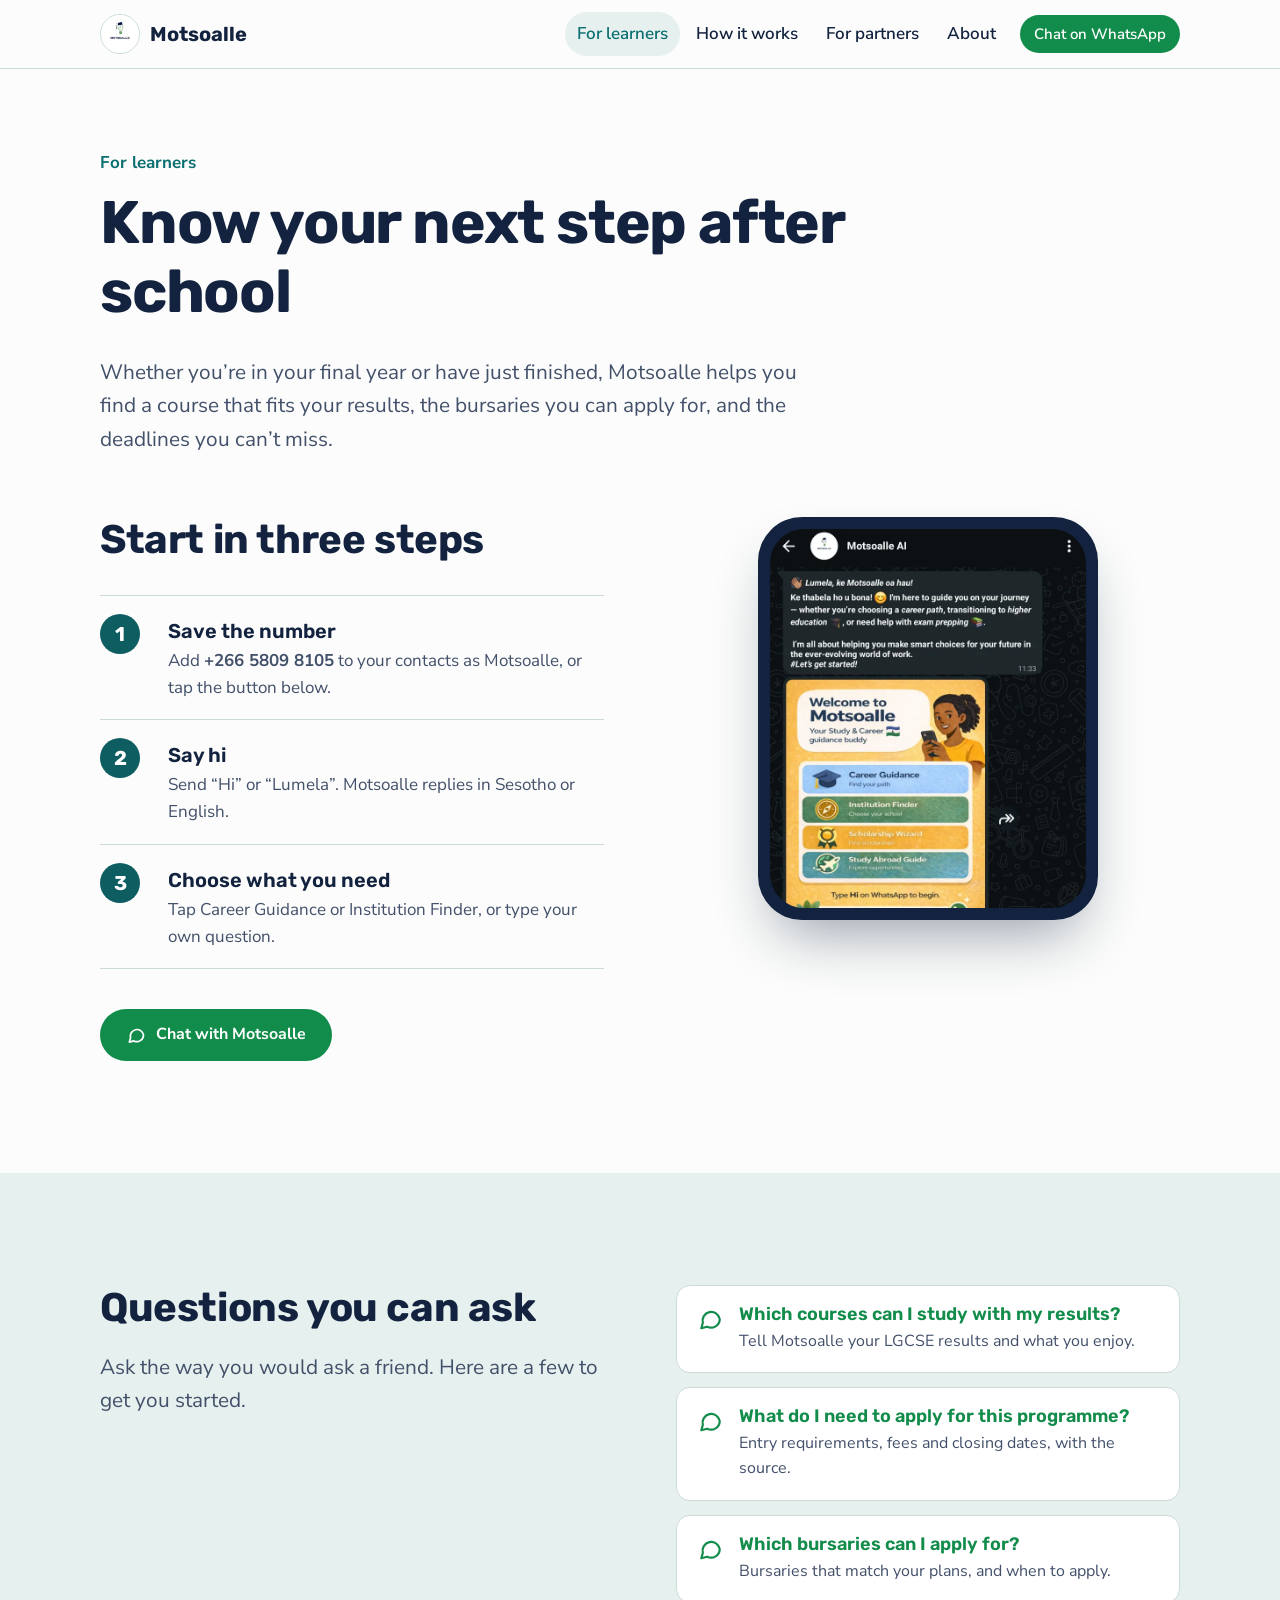
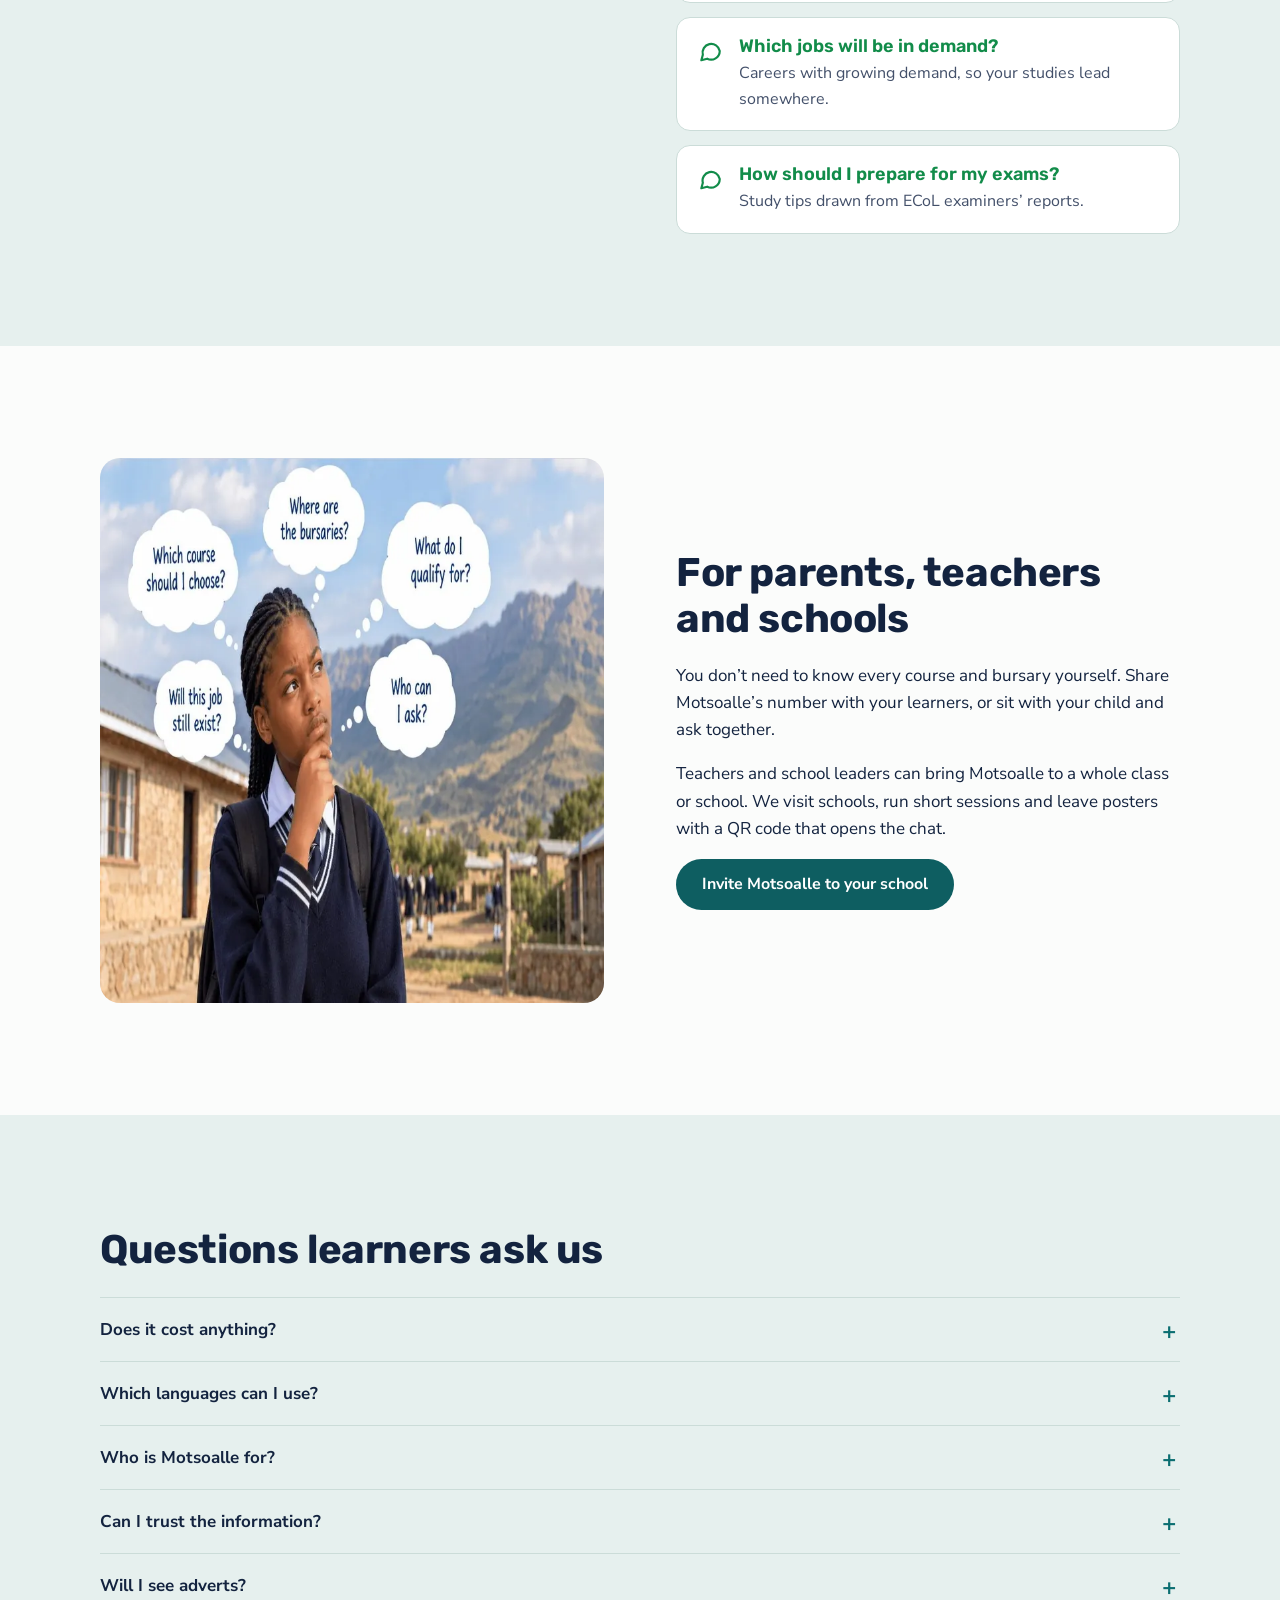
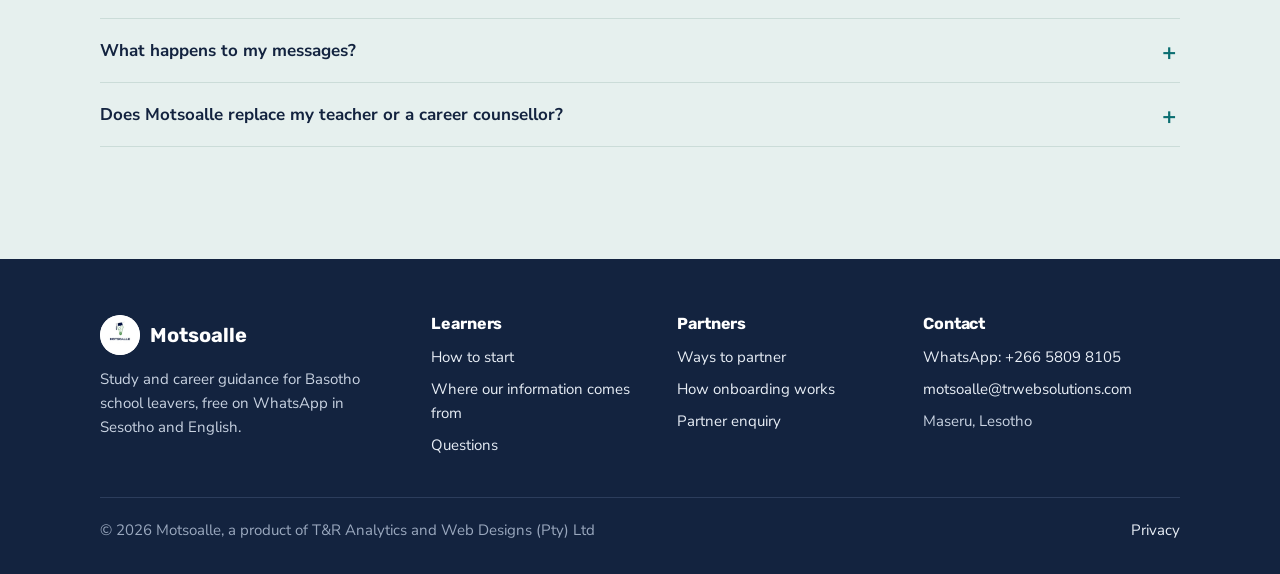
<file: learners.html>
<!doctype html>
<html lang="en">
<head>
<meta charset="utf-8">
<meta name="viewport" content="width=device-width, initial-scale=1">
<title>For learners: start with Motsoalle on WhatsApp</title>
<meta name="description" content="How to start using Motsoalle on WhatsApp, what you can ask, and answers to common questions. Free, in Sesotho and English.">
<link rel="icon" href="/favicon.png" type="image/png">
<link rel="apple-touch-icon" href="/apple-touch-icon.png">
<meta name="theme-color" content="#0E5E61">
<meta property="og:type" content="website">
<meta property="og:title" content="For learners: start with Motsoalle on WhatsApp">
<meta property="og:description" content="Free study and career guidance for Basotho school leavers, in Sesotho and English.">
<meta property="og:image" content="https://motsoalle.vercel.app/assets/img/og-image.jpg">
<link rel="preconnect" href="https://fonts.googleapis.com">
<link rel="preconnect" href="https://fonts.gstatic.com" crossorigin>
<link href="https://fonts.googleapis.com/css2?family=Nunito+Sans:wght@400;700&family=Rubik:wght@500;600;700&display=swap" rel="stylesheet">
<link rel="stylesheet" href="/assets/css/styles.css">
</head>
<body>
<a class="skip" href="#main">Skip to content</a>
<header class="site-header">
  <div class="wrap">
    <a class="brand" href="/"><img src="/assets/img/logo.png" alt="" width="40" height="40">Motsoalle</a>
    <button class="nav-toggle" aria-expanded="false" aria-controls="site-nav">Menu</button>
    <nav id="site-nav" class="nav" aria-label="Main">
      <a href="/learners" aria-current="page">For learners</a>
      <a href="/how-it-works">How it works</a>
      <a href="/partners">For partners</a>
      <a href="/about">About</a>
      <a class="btn btn--wa btn--sm" href="https://wa.me/26658098105?text=Hi">Chat on WhatsApp</a>
    </nav>
  </div>
</header>

<main id="main">
  <section class="page-head">
    <div class="wrap">
      <p class="crumb">For learners</p>
      <h1>Know your next step after school</h1>
      <p class="lead">Whether you’re in your final year or have just finished, Motsoalle helps you find a course that fits your results, the bursaries you can apply for, and the deadlines you can’t miss.</p>
    </div>
  </section>

  <section class="section" style="padding-top:0">
    <div class="wrap split split--top">
      <div>
        <h2>Start in three steps</h2>
        <ol class="steps">
          <li><div><h3>Save the number</h3><p>Add <strong>+266 5809 8105</strong> to your contacts as Motsoalle, or tap the button below.</p></div></li>
          <li><div><h3>Say hi</h3><p>Send “Hi” or “Lumela”. Motsoalle replies in Sesotho or English.</p></div></li>
          <li><div><h3>Choose what you need</h3><p>Tap Career Guidance or Institution Finder, or type your own question.</p></div></li>
        </ol>
        <div class="btn-row mt-lg">
          <a class="btn btn--wa" href="https://wa.me/26658098105?text=Hi">
            <svg viewBox="0 0 24 24" fill="none" stroke="currentColor" stroke-width="2" stroke-linecap="round" stroke-linejoin="round" aria-hidden="true"><path d="M21 12a8 8 0 0 1-11.6 7.1L4 20.5l1.4-5A8 8 0 1 1 21 12z"/></svg>
            Chat with Motsoalle
          </a>
        </div>
      </div>
      <div class="phone" style="width:min(340px,100%)">
        <div class="phone-screen" style="min-height:0">
          <img src="/assets/img/screen-welcome.webp" alt="Motsoalle on WhatsApp: the Sesotho welcome message and the welcome poster listing Career Guidance, Institution Finder, Scholarship Wizard and Study Abroad Guide" width="720" height="864" loading="lazy">
        </div>
      </div>
    </div>
  </section>

  <section class="section section--mint">
    <div class="wrap split split--top">
      <div>
        <h2>Questions you can ask</h2>
        <p class="lead">Ask the way you would ask a friend. Here are a few to get you started.</p>
      </div>
      <ul class="replies" style="grid-template-columns:1fr;margin-top:0">
        <li class="reply"><svg viewBox="0 0 24 24" fill="none" stroke="currentColor" stroke-width="2" stroke-linecap="round" stroke-linejoin="round" aria-hidden="true"><path d="M21 12a8 8 0 0 1-11.6 7.1L4 20.5l1.4-5A8 8 0 1 1 21 12z"/></svg><h3>Which courses can I study with my results?</h3><p>Tell Motsoalle your LGCSE results and what you enjoy.</p></li>
        <li class="reply"><svg viewBox="0 0 24 24" fill="none" stroke="currentColor" stroke-width="2" stroke-linecap="round" stroke-linejoin="round" aria-hidden="true"><path d="M21 12a8 8 0 0 1-11.6 7.1L4 20.5l1.4-5A8 8 0 1 1 21 12z"/></svg><h3>What do I need to apply for this programme?</h3><p>Entry requirements, fees and closing dates, with the source.</p></li>
        <li class="reply"><svg viewBox="0 0 24 24" fill="none" stroke="currentColor" stroke-width="2" stroke-linecap="round" stroke-linejoin="round" aria-hidden="true"><path d="M21 12a8 8 0 0 1-11.6 7.1L4 20.5l1.4-5A8 8 0 1 1 21 12z"/></svg><h3>Which bursaries can I apply for?</h3><p>Bursaries that match your plans, and when to apply.</p></li>
        <li class="reply"><svg viewBox="0 0 24 24" fill="none" stroke="currentColor" stroke-width="2" stroke-linecap="round" stroke-linejoin="round" aria-hidden="true"><path d="M21 12a8 8 0 0 1-11.6 7.1L4 20.5l1.4-5A8 8 0 1 1 21 12z"/></svg><h3>Which jobs will be in demand?</h3><p>Careers with growing demand, so your studies lead somewhere.</p></li>
        <li class="reply"><svg viewBox="0 0 24 24" fill="none" stroke="currentColor" stroke-width="2" stroke-linecap="round" stroke-linejoin="round" aria-hidden="true"><path d="M21 12a8 8 0 0 1-11.6 7.1L4 20.5l1.4-5A8 8 0 1 1 21 12z"/></svg><h3>How should I prepare for my exams?</h3><p>Study tips drawn from ECoL examiners’ reports.</p></li>
      </ul>
    </div>
  </section>

  <section class="section">
    <div class="wrap split">
      <div class="photo"><img src="/assets/img/student-questions.webp" alt="Illustration: a schoolgirl in Lesotho wondering which course to choose, where the bursaries are, what she qualifies for, who she can ask, and whether the job will still exist" width="760" height="822" loading="lazy"></div>
      <div>
        <h2>For parents, teachers and schools</h2>
        <p>You don’t need to know every course and bursary yourself. Share Motsoalle’s number with your learners, or sit with your child and ask together.</p>
        <p>Teachers and school leaders can bring Motsoalle to a whole class or school. We visit schools, run short sessions and leave posters with a QR code that opens the chat.</p>
        <a class="btn btn--teal" href="/partners#enquiry">Invite Motsoalle to your school</a>
      </div>
    </div>
  </section>

  <section class="section section--mint" id="faq">
    <div class="wrap">
      <h2>Questions learners ask us</h2>
      <div class="faq">
        <details><summary>Does it cost anything?</summary><p>Motsoalle is free for students. You only use your normal WhatsApp data, and Motsoalle is mostly text so it uses very little.</p></details>
        <details><summary>Which languages can I use?</summary><p>Sesotho and English. Write in whichever you’re comfortable with.</p></details>
        <details><summary>Who is Motsoalle for?</summary><p>Mainly final-year students and school leavers aged about 16 to 22 in Lesotho, especially in rural areas where career guidance is hard to find. Parents and teachers are welcome to use it too.</p></details>
        <details><summary>Can I trust the information?</summary><p>Motsoalle only uses official, verified sources, and a person approves every update. Each answer shows where the information came from and when it was checked. If Motsoalle doesn’t have a verified answer, it tells you and gives you the institution’s contact. Before paying any fee, always confirm with the institution.</p></details>
        <details><summary>Will I see adverts?</summary><p>Some messages may come from sponsors who help keep Motsoalle free. They are always labelled as sponsored, and sponsors never change the advice Motsoalle gives you.</p></details>
        <details><summary>What happens to my messages?</summary><p>We never sell your personal data. Any insights we share with education bodies are combined and anonymised, so no one can tell who said what. Read our <a href="/privacy">privacy summary</a>.</p></details>
        <details><summary>Does Motsoalle replace my teacher or a career counsellor?</summary><p>No. It gives you clear, checked information any time, so your conversations with teachers, family and counsellors start from facts.</p></details>
      </div>
    </div>
  </section>
</main>

<footer class="site-footer">
  <div class="wrap">
    <div class="foot-grid">
      <div>
        <div class="foot-brand"><img src="/assets/img/logo.png" alt="" width="40" height="40">Motsoalle</div>
        <p>Study and career guidance for Basotho school leavers, free on WhatsApp in Sesotho and English.</p>
      </div>
      <div>
        <h2>Learners</h2>
        <ul><li><a href="/learners">How to start</a></li><li><a href="/how-it-works">Where our information comes from</a></li><li><a href="/learners#faq">Questions</a></li></ul>
      </div>
      <div>
        <h2>Partners</h2>
        <ul><li><a href="/partners">Ways to partner</a></li><li><a href="/partners#onboarding">How onboarding works</a></li><li><a href="/partners#enquiry">Partner enquiry</a></li></ul>
      </div>
      <div>
        <h2>Contact</h2>
        <ul><li><a href="https://wa.me/26658098105?text=Hi">WhatsApp: +266 5809 8105</a></li><li><a href="mailto:motsoalle@trwebsolutions.com">motsoalle@trwebsolutions.com</a></li><li>Maseru, Lesotho</li></ul>
      </div>
    </div>
    <div class="foot-legal">
      <span>© <span data-year>2026</span> Motsoalle, a product of T&amp;R Analytics and Web Designs (Pty) Ltd</span>
      <a href="/privacy">Privacy</a>
    </div>
  </div>
</footer>
<script src="/assets/js/main.js" defer></script>
</body>
</html>
</file>
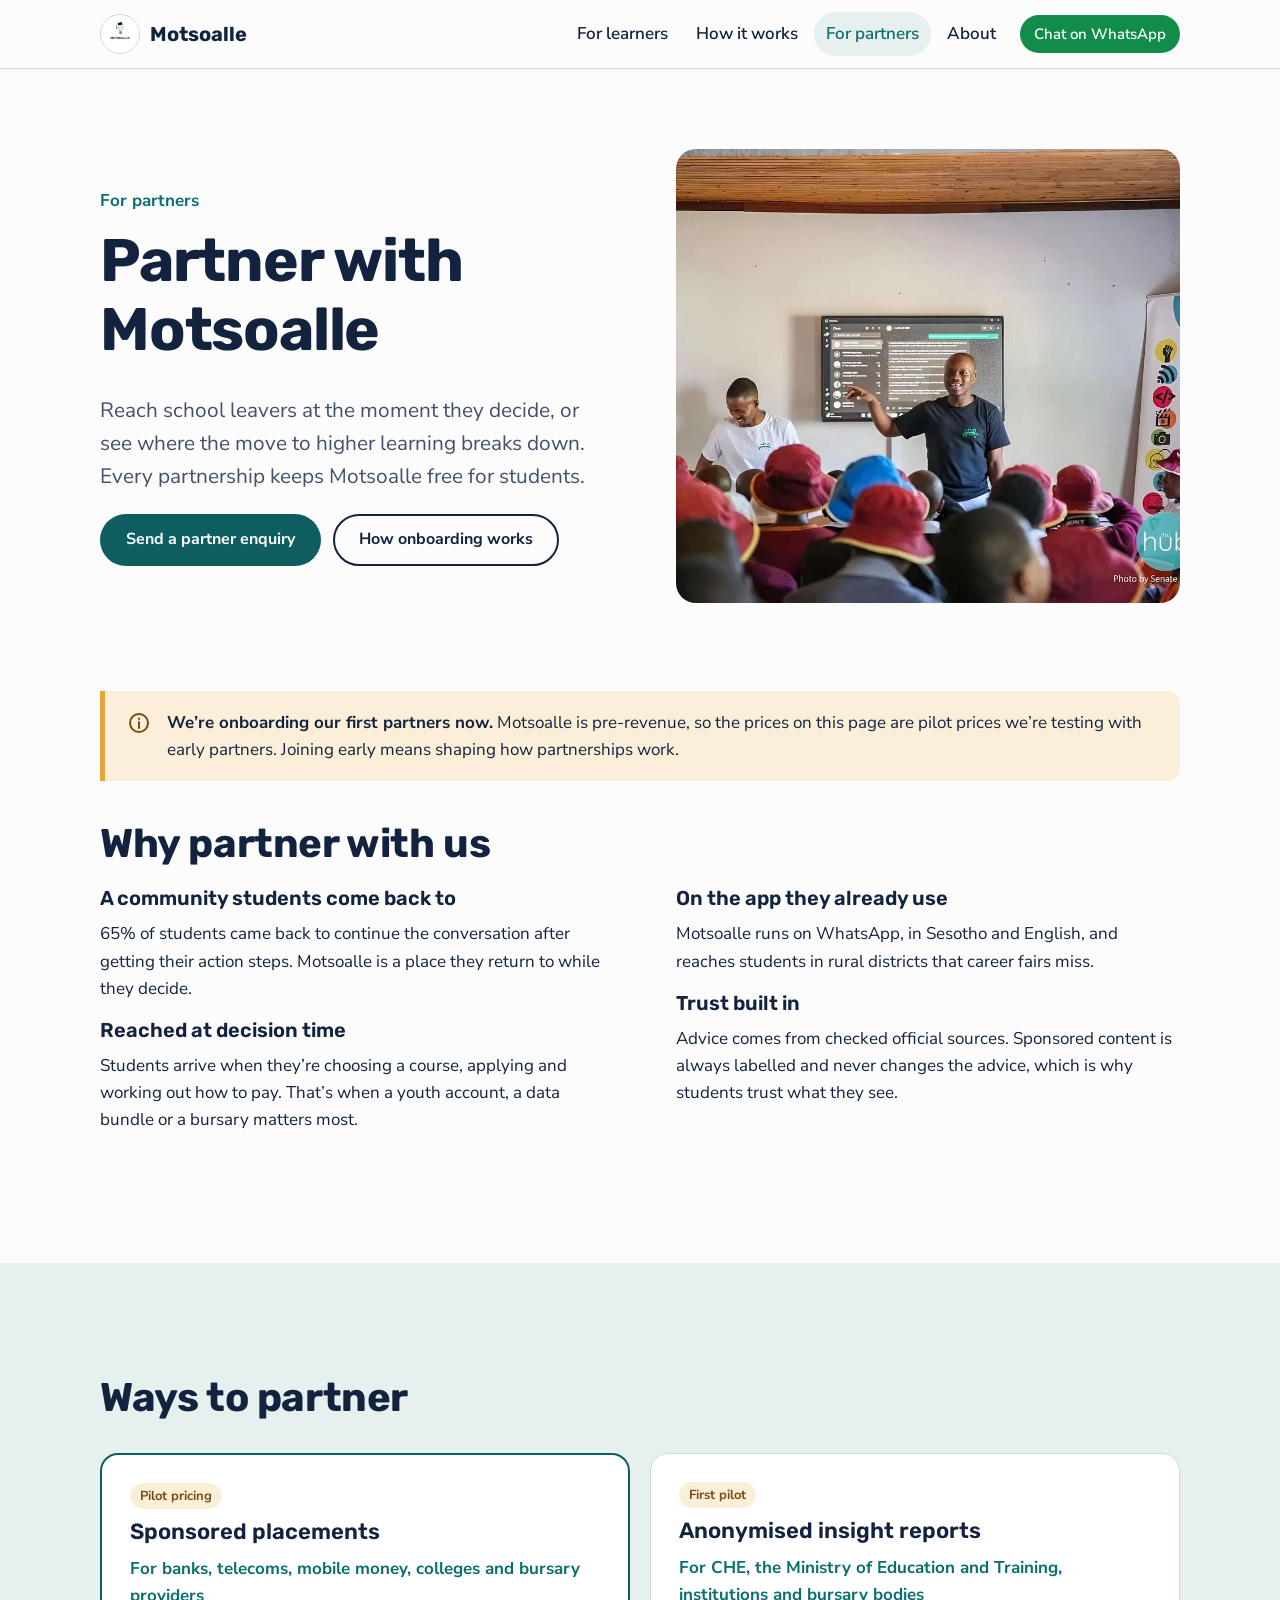
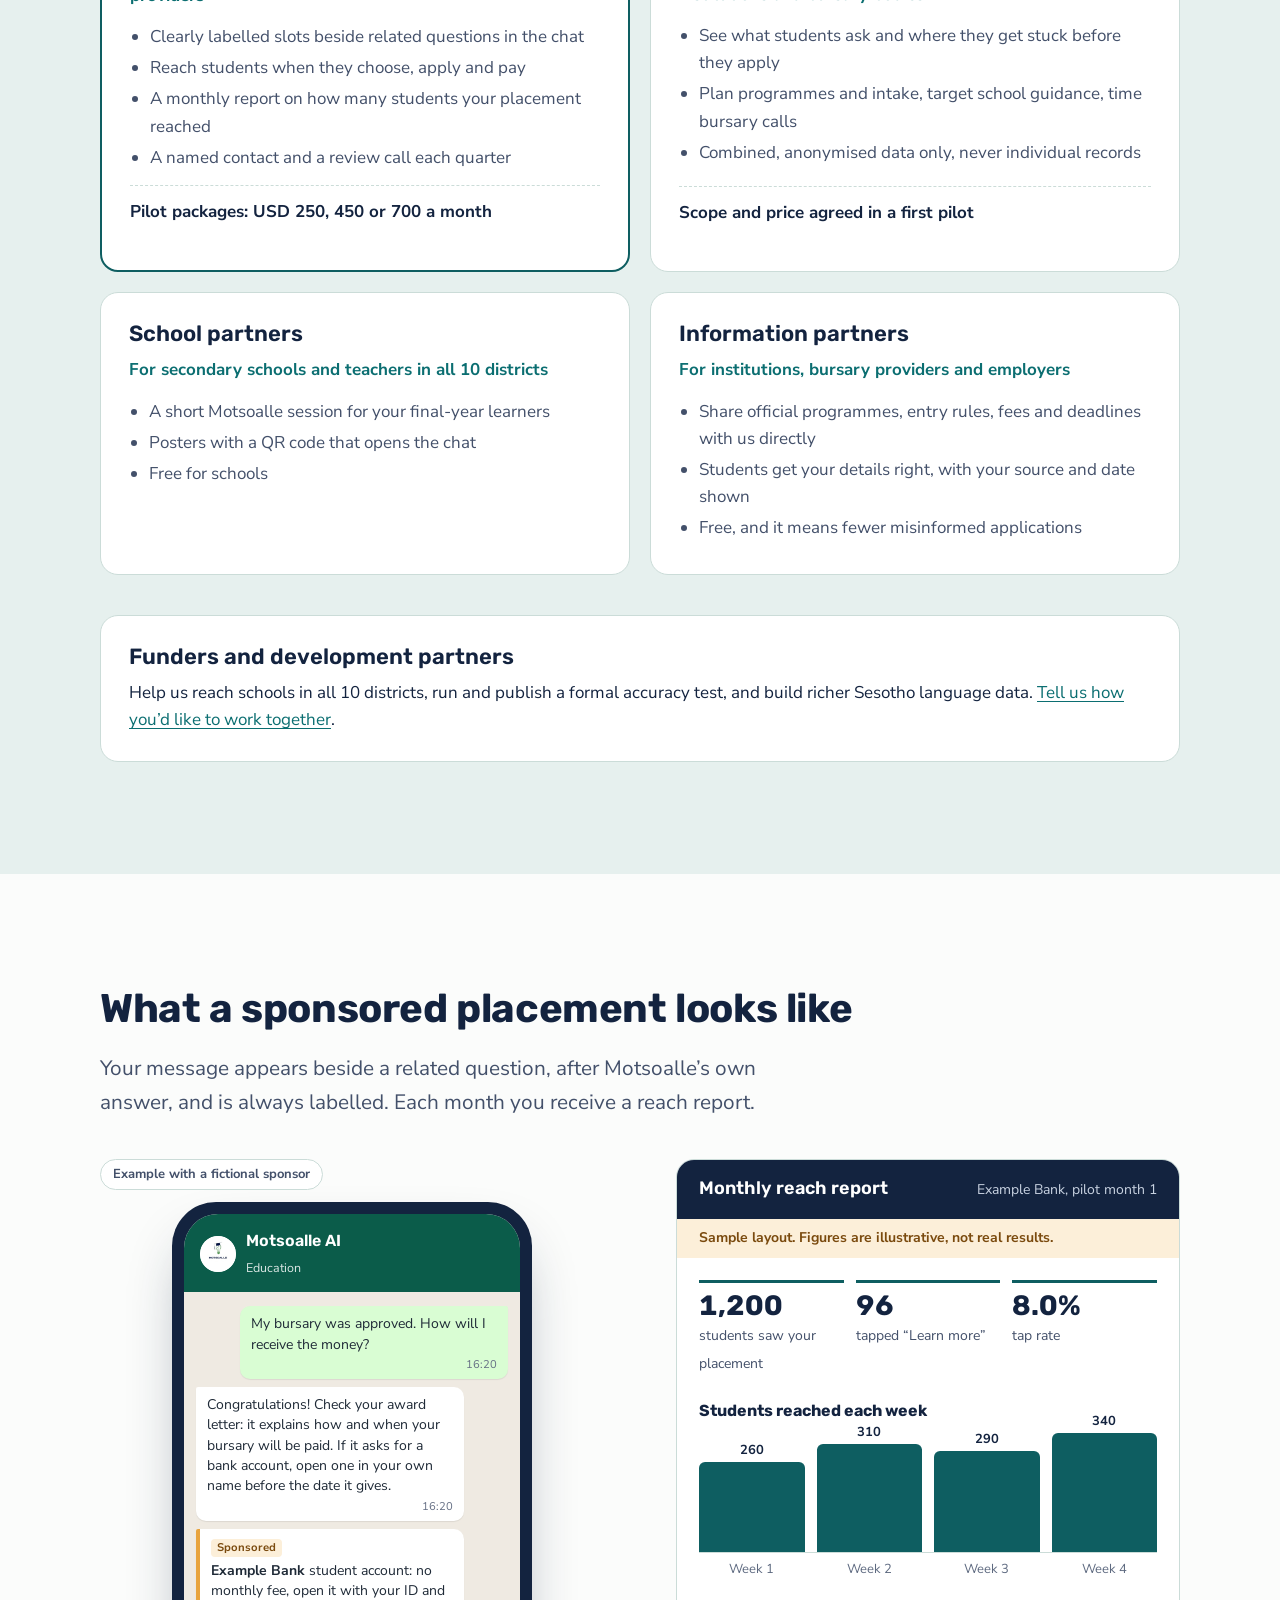
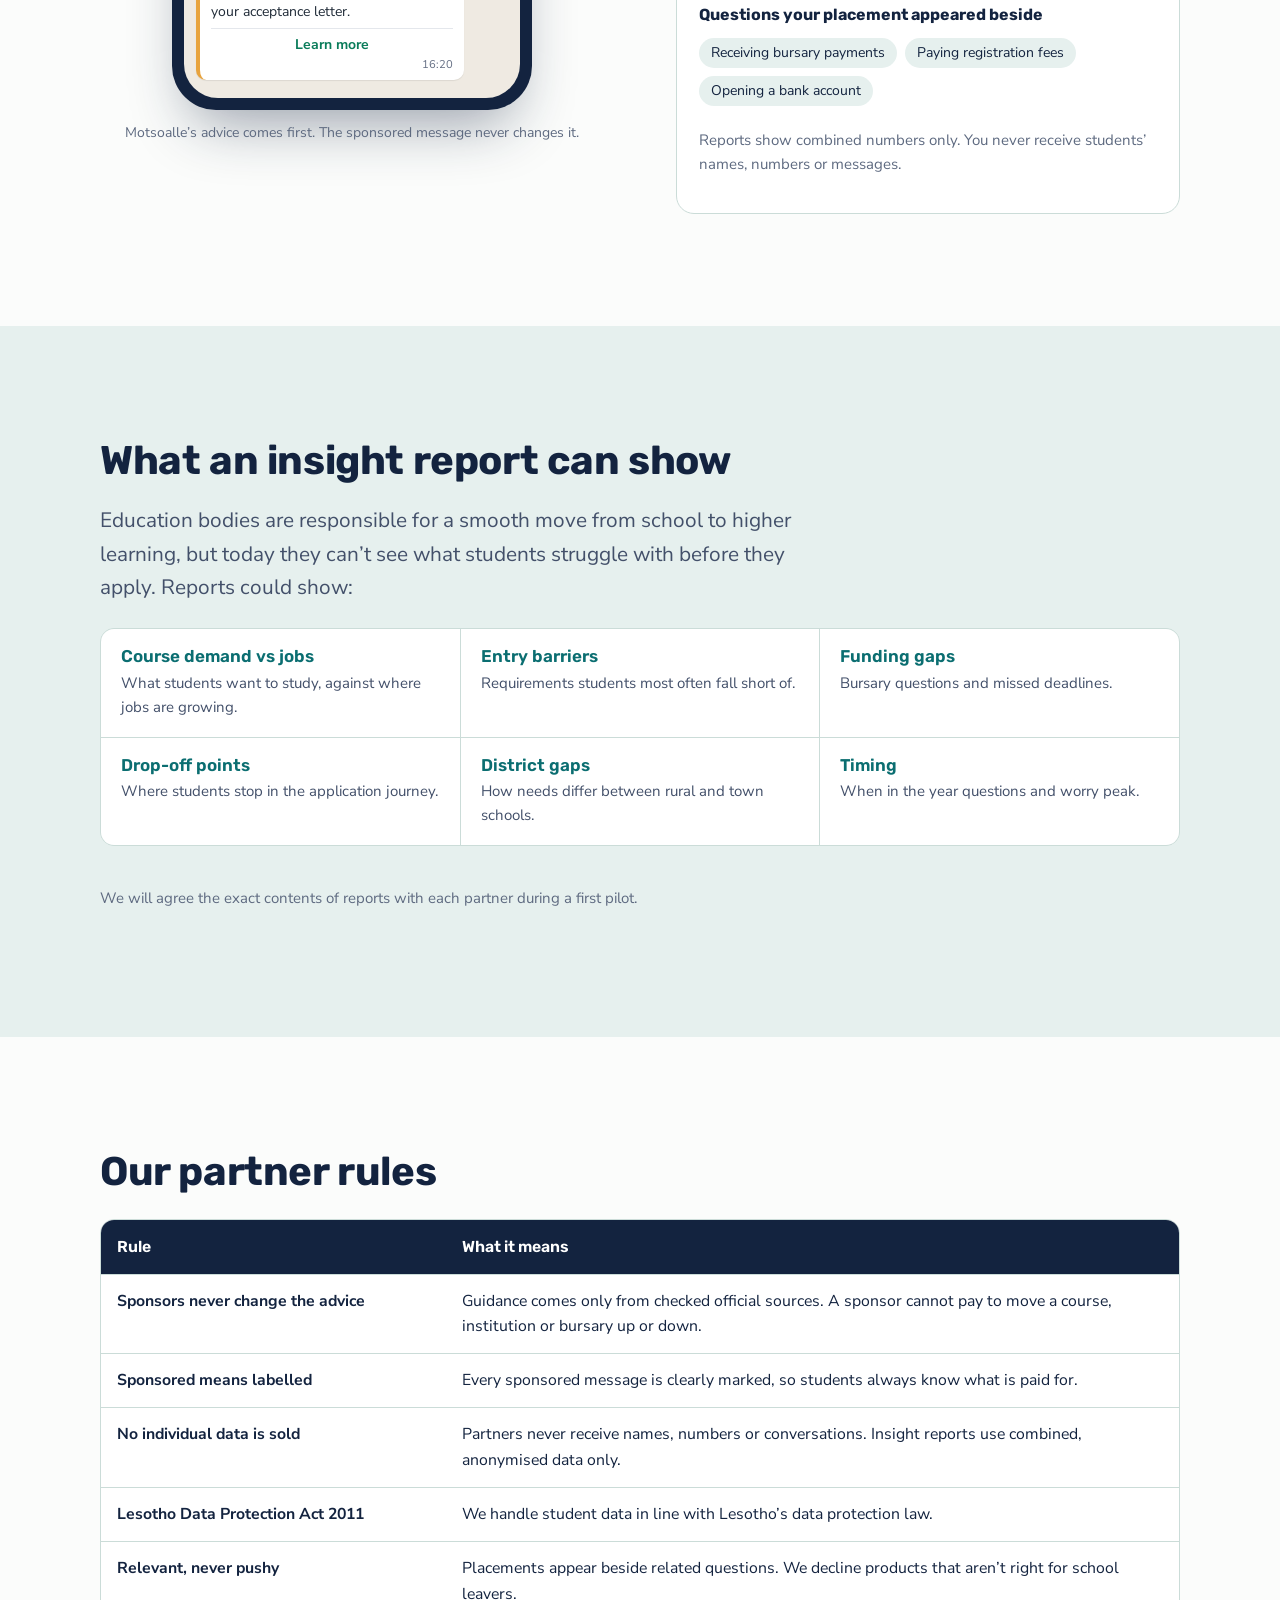
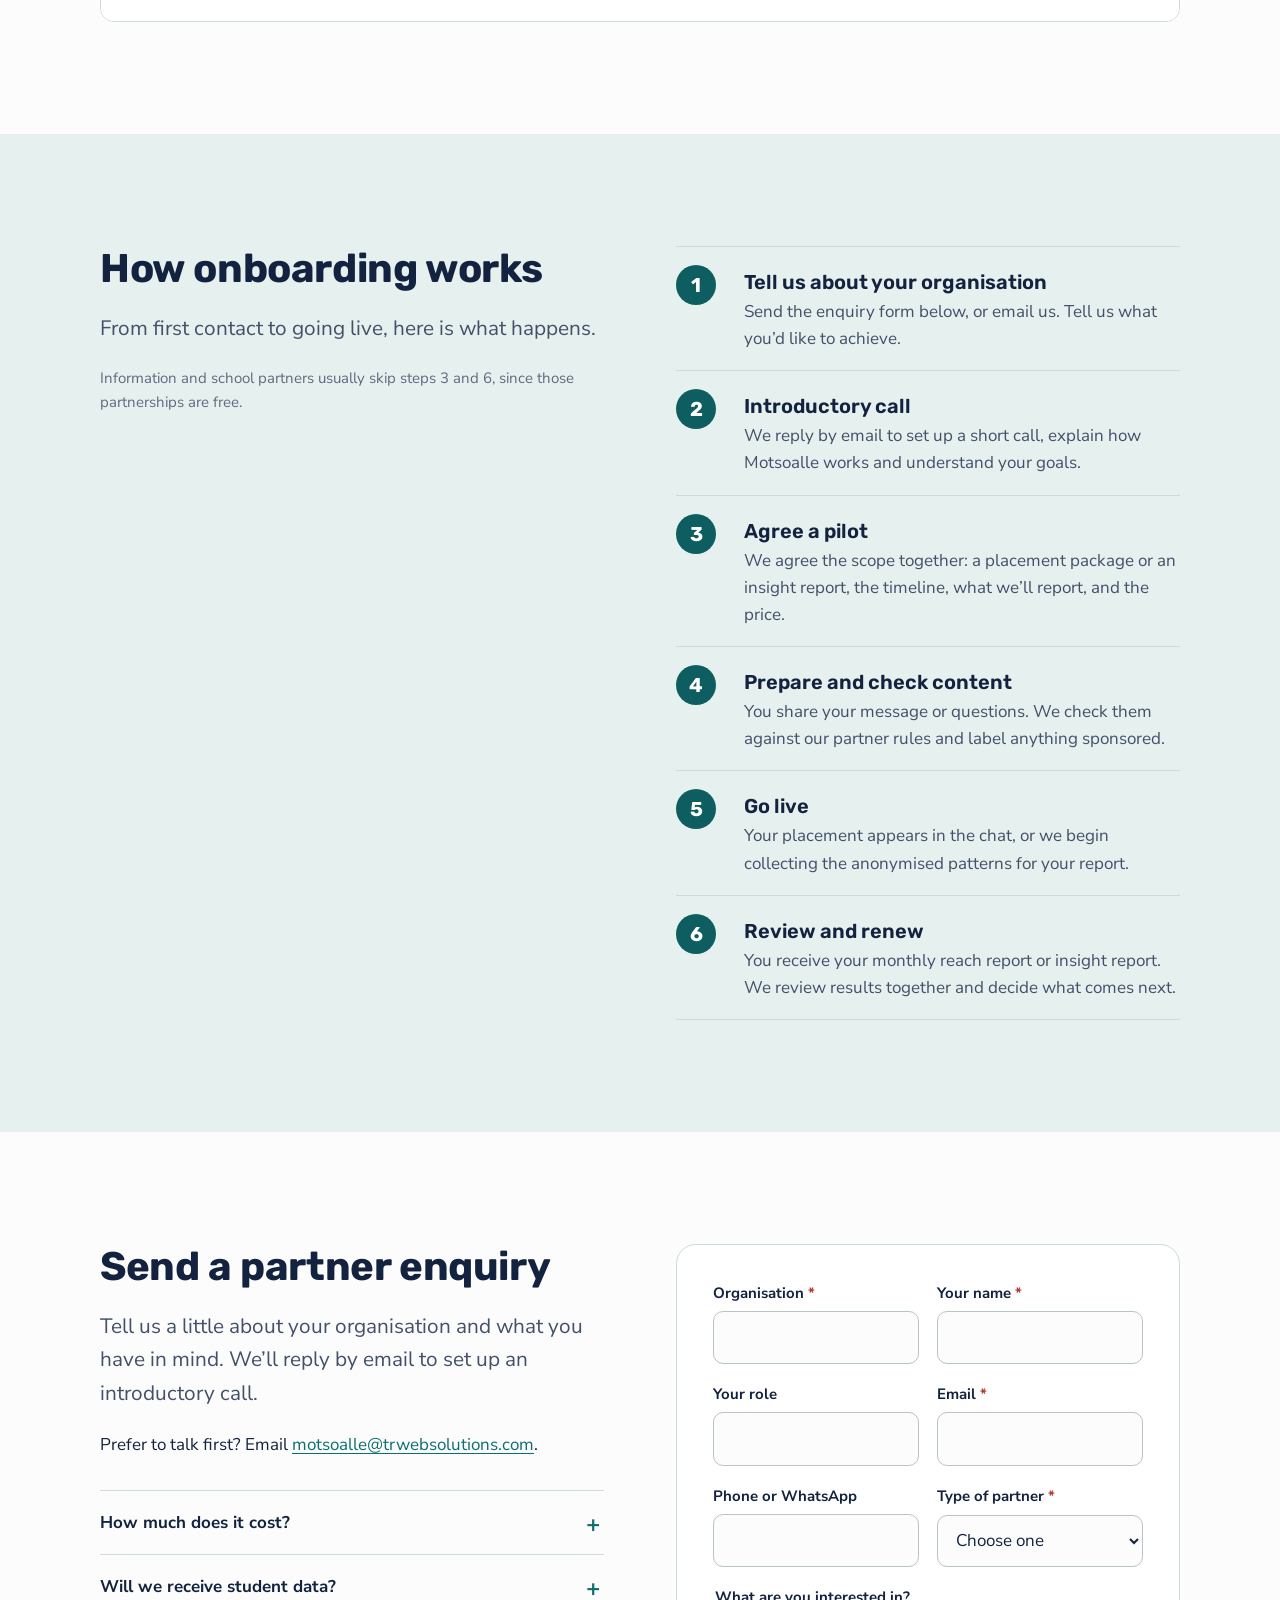
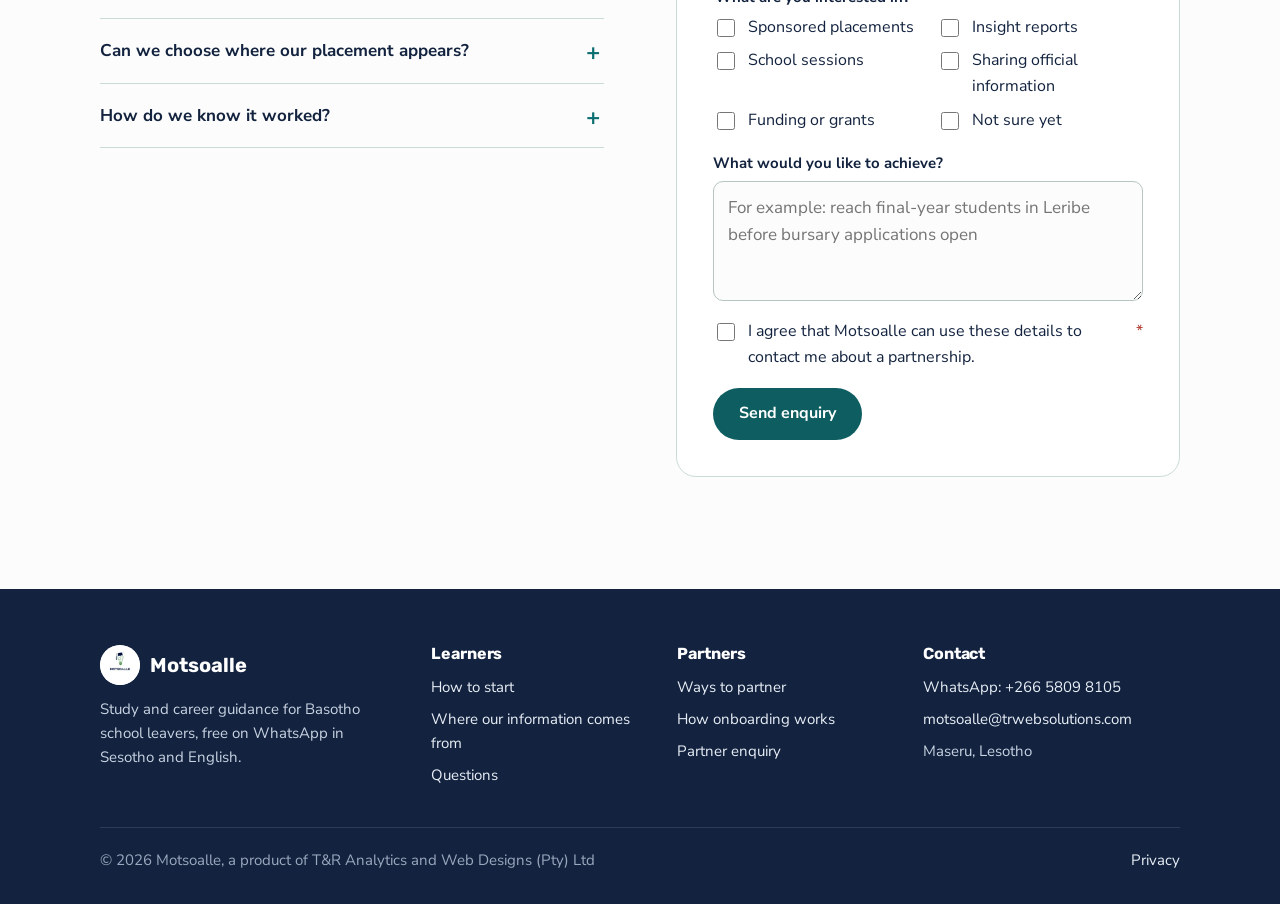
<file: partners.html>
<!doctype html>
<html lang="en">
<head>
<meta charset="utf-8">
<meta name="viewport" content="width=device-width, initial-scale=1">
<title>Partner with Motsoalle</title>
<meta name="description" content="Ways to partner with Motsoalle: sponsored placements, anonymised insight reports, school, content and funding partnerships. See how onboarding works and send an enquiry.">
<link rel="icon" href="/favicon.png" type="image/png">
<link rel="apple-touch-icon" href="/apple-touch-icon.png">
<meta name="theme-color" content="#0E5E61">
<meta property="og:type" content="website">
<meta property="og:title" content="Partner with Motsoalle">
<meta property="og:description" content="Reach Basotho school leavers when they decide, or see where the move to higher learning breaks down.">
<meta property="og:image" content="https://motsoalle.vercel.app/assets/img/og-image.jpg">
<link rel="preconnect" href="https://fonts.googleapis.com">
<link rel="preconnect" href="https://fonts.gstatic.com" crossorigin>
<link href="https://fonts.googleapis.com/css2?family=Nunito+Sans:wght@400;700&family=Rubik:wght@500;600;700&display=swap" rel="stylesheet">
<link rel="stylesheet" href="/assets/css/styles.css">
</head>
<body>
<a class="skip" href="#main">Skip to content</a>
<header class="site-header">
  <div class="wrap">
    <a class="brand" href="/"><img src="/assets/img/logo.png" alt="" width="40" height="40">Motsoalle</a>
    <button class="nav-toggle" aria-expanded="false" aria-controls="site-nav">Menu</button>
    <nav id="site-nav" class="nav" aria-label="Main">
      <a href="/learners">For learners</a>
      <a href="/how-it-works">How it works</a>
      <a href="/partners" aria-current="page">For partners</a>
      <a href="/about">About</a>
      <a class="btn btn--wa btn--sm" href="https://wa.me/26658098105?text=Hi">Chat on WhatsApp</a>
    </nav>
  </div>
</header>

<main id="main">
  <section class="page-head">
    <div class="wrap split">
      <div>
        <p class="crumb">For partners</p>
        <h1>Partner with Motsoalle</h1>
        <p class="lead">Reach school leavers at the moment they decide, or see where the move to higher learning breaks down. Every partnership keeps Motsoalle free for students.</p>
        <div class="btn-row">
          <a class="btn btn--teal" href="#enquiry">Send a partner enquiry</a>
          <a class="btn btn--line" href="#onboarding">How onboarding works</a>
        </div>
      </div>
      <div class="photo"><img src="/assets/img/pilot-hero.webp" alt="T’sepo Julius Thamae presenting Motsoalle to a room of students at The Hub Morija" width="888" height="800"></div>
    </div>
  </section>

  <section class="section" style="padding-top:clamp(24px,4vw,48px)">
    <div class="wrap">
      <div class="callout" style="margin-top:0">
        <svg viewBox="0 0 24 24" fill="none" stroke="currentColor" stroke-width="2" aria-hidden="true"><circle cx="12" cy="12" r="9"/><path d="M12 11v6M12 7.5v.5" stroke-linecap="round"/></svg>
        <p><strong>We’re onboarding our first partners now.</strong> Motsoalle is pre-revenue, so the prices on this page are pilot prices we’re testing with early partners. Joining early means shaping how partnerships work.</p>
      </div>

      <h2 class="mt-lg">Why partner with us</h2>
      <div class="split split--top" style="margin-top:12px">
        <div>
          <h3>A community students come back to</h3>
          <p>65% of students came back to continue the conversation after getting their action steps. Motsoalle is a place they return to while they decide.</p>
          <h3>Reached at decision time</h3>
          <p>Students arrive when they’re choosing a course, applying and working out how to pay. That’s when a youth account, a data bundle or a bursary matters most.</p>
        </div>
        <div>
          <h3>On the app they already use</h3>
          <p>Motsoalle runs on WhatsApp, in Sesotho and English, and reaches students in rural districts that career fairs miss.</p>
          <h3>Trust built in</h3>
          <p>Advice comes from checked official sources. Sponsored content is always labelled and never changes the advice, which is why students trust what they see.</p>
        </div>
      </div>
    </div>
  </section>

  <section class="section section--mint">
    <div class="wrap">
      <h2>Ways to partner</h2>
      <div class="paths">
        <div class="path path--feature">
          <span class="tag" style="align-self:flex-start">Pilot pricing</span>
          <h3>Sponsored placements</h3>
          <p class="who">For banks, telecoms, mobile money, colleges and bursary providers</p>
          <ul>
            <li>Clearly labelled slots beside related questions in the chat</li>
            <li>Reach students when they choose, apply and pay</li>
            <li>A monthly report on how many students your placement reached</li>
            <li>A named contact and a review call each quarter</li>
          </ul>
          <p class="price">Pilot packages: USD 250, 450 or 700 a month</p>
        </div>
        <div class="path">
          <span class="tag" style="align-self:flex-start">First pilot</span>
          <h3>Anonymised insight reports</h3>
          <p class="who">For CHE, the Ministry of Education and Training, institutions and bursary bodies</p>
          <ul>
            <li>See what students ask and where they get stuck before they apply</li>
            <li>Plan programmes and intake, target school guidance, time bursary calls</li>
            <li>Combined, anonymised data only, never individual records</li>
          </ul>
          <p class="price">Scope and price agreed in a first pilot</p>
        </div>
        <div class="path">
          <h3>School partners</h3>
          <p class="who">For secondary schools and teachers in all 10 districts</p>
          <ul>
            <li>A short Motsoalle session for your final-year learners</li>
            <li>Posters with a QR code that opens the chat</li>
            <li>Free for schools</li>
          </ul>
        </div>
        <div class="path">
          <h3>Information partners</h3>
          <p class="who">For institutions, bursary providers and employers</p>
          <ul>
            <li>Share official programmes, entry rules, fees and deadlines with us directly</li>
            <li>Students get your details right, with your source and date shown</li>
            <li>Free, and it means fewer misinformed applications</li>
          </ul>
        </div>
      </div>
      <div class="path mt-lg">
        <h3>Funders and development partners</h3>
        <p class="mb-0">Help us reach schools in all 10 districts, run and publish a formal accuracy test, and build richer Sesotho language data. <a href="#enquiry">Tell us how you’d like to work together</a>.</p>
      </div>
    </div>
  </section>

  <section class="section" id="what-sponsors-get">
    <div class="wrap">
      <h2 class="measure">What a sponsored placement looks like</h2>
      <p class="lead">Your message appears beside a related question, after Motsoalle’s own answer, and is always labelled. Each month you receive a reach report.</p>
      <div class="split split--top mt-lg">
        <figure style="margin:0">
          <p class="example-tag">Example with a fictional sponsor</p>
          <div class="phone">
            <div class="phone-screen" style="min-height:0">
              <div class="chat-head">
                <img src="/assets/img/logo.png" alt="" width="36" height="36">
                <div><strong>Motsoalle AI</strong><span>Education</span></div>
              </div>
              <ol class="chat" aria-label="Example of a labelled sponsored message">
                <li class="msg msg--out">My bursary was approved. How will I receive the money?<time>16:20</time></li>
                <li class="msg msg--in">Congratulations! Check your award letter: it explains how and when your bursary will be paid. If it asks for a bank account, open one in your own name before the date it gives.<time>16:20</time></li>
                <li class="msg msg--in msg--sponsored">
                  <span class="sponsor-label">Sponsored</span><br>
                  <strong>Example Bank</strong> student account: no monthly fee, open it with your ID and your acceptance letter.
                  <span class="sponsor-link">Learn more</span>
                  <time>16:20</time>
                </li>
              </ol>
            </div>
          </div>
          <figcaption class="phone-caption">Motsoalle’s advice comes first. The sponsored message never changes it.</figcaption>
        </figure>

        <div>
          <div class="report" role="figure" aria-label="Sample monthly reach report for a fictional sponsor">
            <div class="report-head">
              <h3>Monthly reach report</h3>
              <span>Example Bank, pilot month 1</span>
            </div>
            <div class="report-sample">Sample layout. Figures are illustrative, not real results.</div>
            <div class="report-body">
              <div class="report-metrics">
                <div><b>1,200</b><span>students saw your placement</span></div>
                <div><b>96</b><span>tapped “Learn more”</span></div>
                <div><b>8.0%</b><span>tap rate</span></div>
              </div>
              <div>
                <h4>Students reached each week</h4>
                <div class="bars" aria-hidden="true">
                  <div style="height:76%"><span>260</span></div>
                  <div style="height:91%"><span>310</span></div>
                  <div style="height:85%"><span>290</span></div>
                  <div style="height:100%"><span>340</span></div>
                </div>
                <div class="bar-labels"><span>Week 1</span><span>Week 2</span><span>Week 3</span><span>Week 4</span></div>
              </div>
              <div>
                <h4>Questions your placement appeared beside</h4>
                <ul class="topics"><li>Receiving bursary payments</li><li>Paying registration fees</li><li>Opening a bank account</li></ul>
              </div>
              <p class="small mt-0">Reports show combined numbers only. You never receive students’ names, numbers or messages.</p>
            </div>
          </div>
        </div>
      </div>
    </div>
  </section>

  <section class="section section--mint">
    <div class="wrap">
      <h2 class="measure">What an insight report can show</h2>
      <p class="lead">Education bodies are responsible for a smooth move from school to higher learning, but today they can’t see what students struggle with before they apply. Reports could show:</p>
      <div class="patterns">
        <div><h3>Course demand vs jobs</h3><p>What students want to study, against where jobs are growing.</p></div>
        <div><h3>Entry barriers</h3><p>Requirements students most often fall short of.</p></div>
        <div><h3>Funding gaps</h3><p>Bursary questions and missed deadlines.</p></div>
        <div><h3>Drop-off points</h3><p>Where students stop in the application journey.</p></div>
        <div><h3>District gaps</h3><p>How needs differ between rural and town schools.</p></div>
        <div><h3>Timing</h3><p>When in the year questions and worry peak.</p></div>
      </div>
      <p class="small mt-lg">We will agree the exact contents of reports with each partner during a first pilot.</p>
    </div>
  </section>

  <section class="section">
    <div class="wrap">
      <h2>Our partner rules</h2>
      <div class="table-wrap">
        <table>
          <tr><th style="width:32%">Rule</th><th>What it means</th></tr>
          <tr><td><strong>Sponsors never change the advice</strong></td><td>Guidance comes only from checked official sources. A sponsor cannot pay to move a course, institution or bursary up or down.</td></tr>
          <tr><td><strong>Sponsored means labelled</strong></td><td>Every sponsored message is clearly marked, so students always know what is paid for.</td></tr>
          <tr><td><strong>No individual data is sold</strong></td><td>Partners never receive names, numbers or conversations. Insight reports use combined, anonymised data only.</td></tr>
          <tr><td><strong>Lesotho Data Protection Act 2011</strong></td><td>We handle student data in line with Lesotho’s data protection law.</td></tr>
          <tr><td><strong>Relevant, never pushy</strong></td><td>Placements appear beside related questions. We decline products that aren’t right for school leavers.</td></tr>
        </table>
      </div>
    </div>
  </section>

  <section class="section section--mint" id="onboarding">
    <div class="wrap split split--top">
      <div>
        <h2>How onboarding works</h2>
        <p class="lead">From first contact to going live, here is what happens.</p>
        <p class="small">Information and school partners usually skip steps 3 and 6, since those partnerships are free.</p>
      </div>
      <ol class="steps" style="margin-top:0">
        <li><div><h3>Tell us about your organisation</h3><p>Send the enquiry form below, or email us. Tell us what you’d like to achieve.</p></div></li>
        <li><div><h3>Introductory call</h3><p>We reply by email to set up a short call, explain how Motsoalle works and understand your goals.</p></div></li>
        <li><div><h3>Agree a pilot</h3><p>We agree the scope together: a placement package or an insight report, the timeline, what we’ll report, and the price.</p></div></li>
        <li><div><h3>Prepare and check content</h3><p>You share your message or questions. We check them against our partner rules and label anything sponsored.</p></div></li>
        <li><div><h3>Go live</h3><p>Your placement appears in the chat, or we begin collecting the anonymised patterns for your report.</p></div></li>
        <li><div><h3>Review and renew</h3><p>You receive your monthly reach report or insight report. We review results together and decide what comes next.</p></div></li>
      </ol>
    </div>
  </section>

  <section class="section" id="enquiry">
    <div class="wrap split split--top">
      <div>
        <h2>Send a partner enquiry</h2>
        <p class="lead">Tell us a little about your organisation and what you have in mind. We’ll reply by email to set up an introductory call.</p>
        <p>Prefer to talk first? Email <a href="mailto:motsoalle@trwebsolutions.com">motsoalle@trwebsolutions.com</a>.</p>
        <div class="faq" style="margin-top:32px">
          <details><summary>How much does it cost?</summary><p>Sponsored placements start from USD 250 a month during our pilot. Insight report pricing is agreed in a first pilot. School and information partnerships are free.</p></details>
          <details><summary>Will we receive student data?</summary><p>No. Partners never receive names, numbers or conversations. Insight reports use combined, anonymised data only.</p></details>
          <details><summary>Can we choose where our placement appears?</summary><p>Placements appear beside questions related to what you offer, for example a youth account beside questions about paying fees. We agree topics during the pilot.</p></details>
          <details><summary>How do we know it worked?</summary><p>Sponsors receive a monthly report on how many students their placement reached. We review results together before renewing.</p></details>
        </div>
      </div>

      <form id="partner-form" class="form" novalidate>
        <div class="form-row">
          <div class="field"><label for="organisation">Organisation <span class="req" aria-hidden="true">*</span></label><input id="organisation" name="organisation" type="text" autocomplete="organization" required></div>
          <div class="field"><label for="name">Your name <span class="req" aria-hidden="true">*</span></label><input id="name" name="name" type="text" autocomplete="name" required></div>
        </div>
        <div class="form-row">
          <div class="field"><label for="role">Your role</label><input id="role" name="role" type="text" autocomplete="organization-title"></div>
          <div class="field"><label for="email">Email <span class="req" aria-hidden="true">*</span></label><input id="email" name="email" type="email" autocomplete="email" required></div>
        </div>
        <div class="form-row">
          <div class="field"><label for="phone">Phone or WhatsApp</label><input id="phone" name="phone" type="tel" autocomplete="tel"></div>
          <div class="field">
            <label for="partner_type">Type of partner <span class="req" aria-hidden="true">*</span></label>
            <select id="partner_type" name="partner_type" required>
              <option value="">Choose one</option>
              <option>Sponsor (bank, telecom, mobile money, college, bursary provider)</option>
              <option>Education body (insight reports)</option>
              <option>School</option>
              <option>Information partner (institution, bursary provider, employer)</option>
              <option>Funder or development partner</option>
              <option>Something else</option>
            </select>
          </div>
        </div>
        <fieldset class="field">
          <legend>What are you interested in?</legend>
          <div class="checks">
            <label><input type="checkbox" name="interests" value="Sponsored placements">Sponsored placements</label>
            <label><input type="checkbox" name="interests" value="Insight reports">Insight reports</label>
            <label><input type="checkbox" name="interests" value="School sessions">School sessions</label>
            <label><input type="checkbox" name="interests" value="Sharing official information">Sharing official information</label>
            <label><input type="checkbox" name="interests" value="Funding or grants">Funding or grants</label>
            <label><input type="checkbox" name="interests" value="Not sure yet">Not sure yet</label>
          </div>
        </fieldset>
        <div class="field">
          <label for="message">What would you like to achieve?</label>
          <textarea id="message" name="message" placeholder="For example: reach final-year students in Leribe before bursary applications open"></textarea>
        </div>
        <input class="hp" type="checkbox" name="botcheck" tabindex="-1" autocomplete="off" aria-hidden="true">
        <label class="consent"><input type="checkbox" name="consent" required>I agree that Motsoalle can use these details to contact me about a partnership. <span class="req" aria-hidden="true">*</span></label>
        <div>
          <button class="btn btn--teal" type="submit">Send enquiry</button>
        </div>
        <div id="form-status" class="form-status" role="status" aria-live="polite"></div>
      </form>
    </div>
  </section>
</main>

<footer class="site-footer">
  <div class="wrap">
    <div class="foot-grid">
      <div>
        <div class="foot-brand"><img src="/assets/img/logo.png" alt="" width="40" height="40">Motsoalle</div>
        <p>Study and career guidance for Basotho school leavers, free on WhatsApp in Sesotho and English.</p>
      </div>
      <div>
        <h2>Learners</h2>
        <ul><li><a href="/learners">How to start</a></li><li><a href="/how-it-works">Where our information comes from</a></li><li><a href="/learners#faq">Questions</a></li></ul>
      </div>
      <div>
        <h2>Partners</h2>
        <ul><li><a href="/partners">Ways to partner</a></li><li><a href="/partners#onboarding">How onboarding works</a></li><li><a href="/partners#enquiry">Partner enquiry</a></li></ul>
      </div>
      <div>
        <h2>Contact</h2>
        <ul><li><a href="https://wa.me/26658098105?text=Hi">WhatsApp: +266 5809 8105</a></li><li><a href="mailto:motsoalle@trwebsolutions.com">motsoalle@trwebsolutions.com</a></li><li>Maseru, Lesotho</li></ul>
      </div>
    </div>
    <div class="foot-legal">
      <span>© <span data-year>2026</span> Motsoalle, a product of T&amp;R Analytics and Web Designs (Pty) Ltd</span>
      <a href="/privacy">Privacy</a>
    </div>
  </div>
</footer>
<script src="/assets/js/main.js" defer></script>
</body>
</html>
</file>
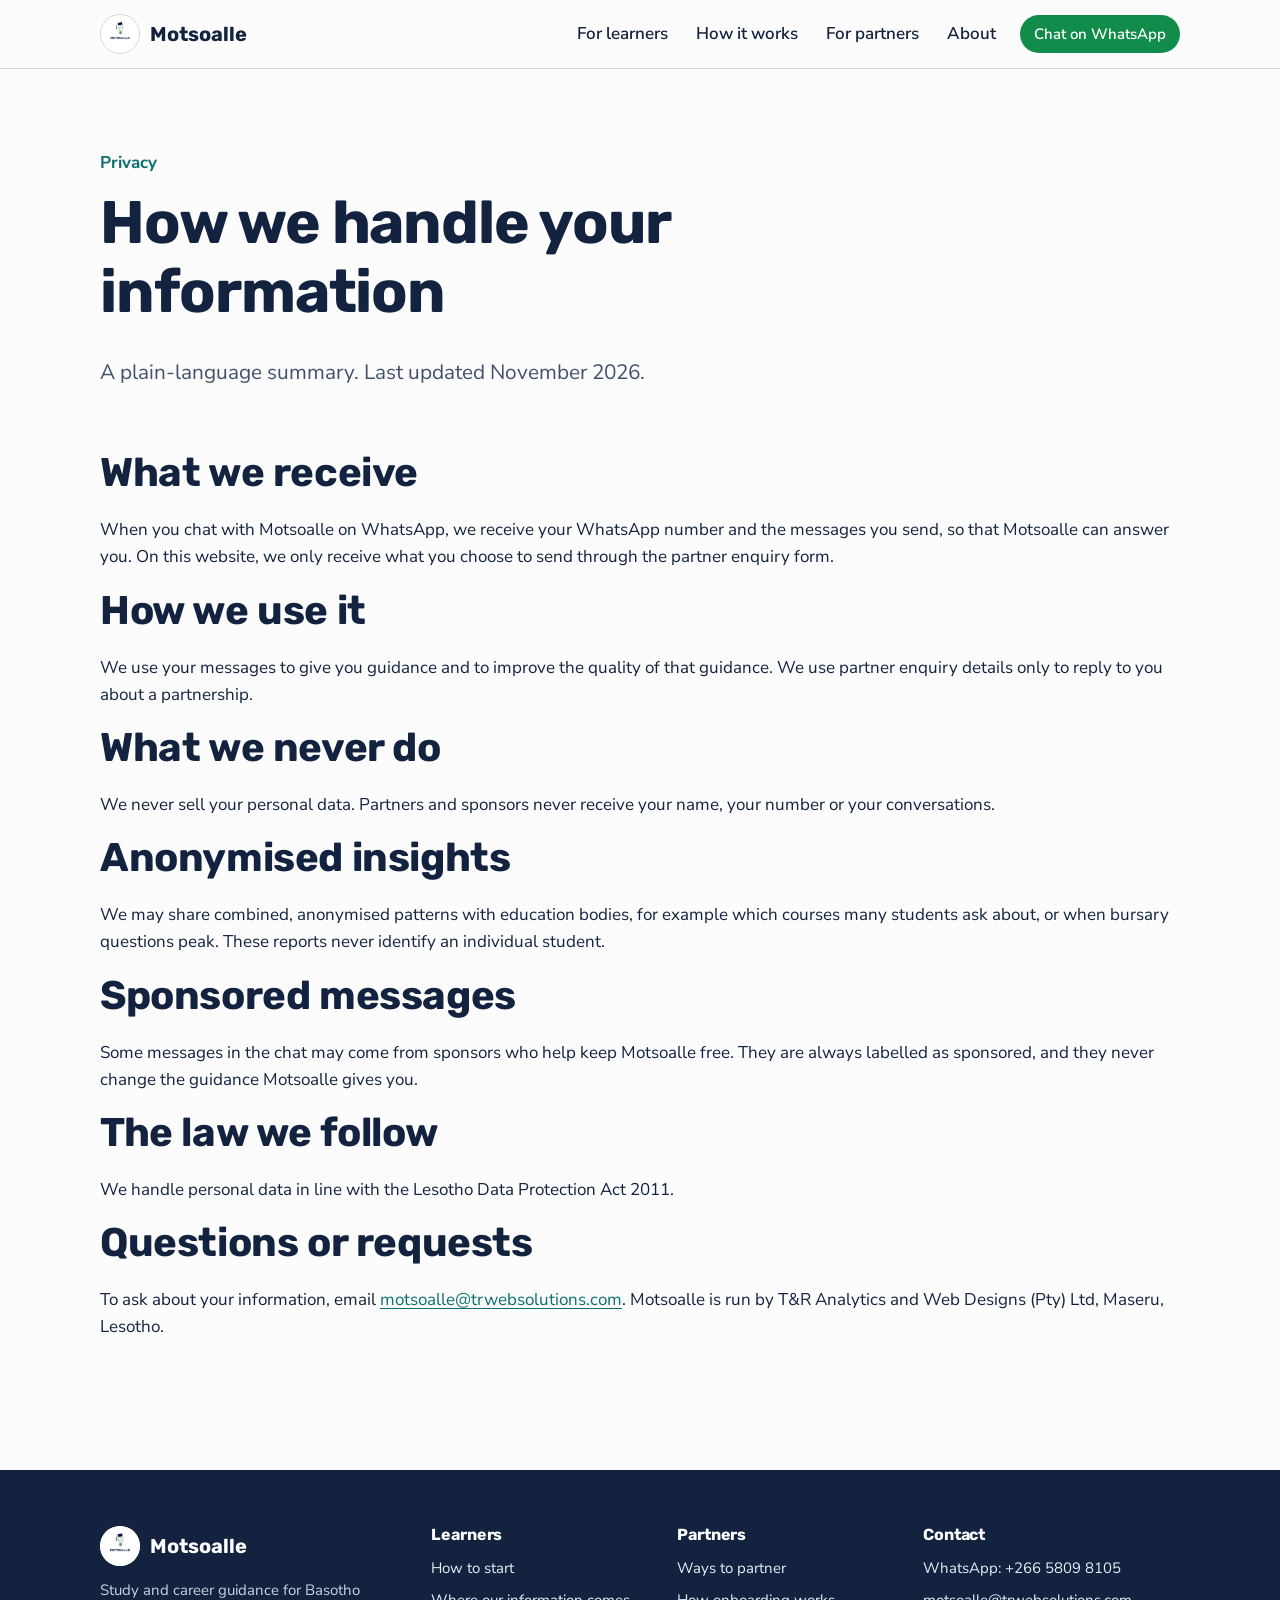
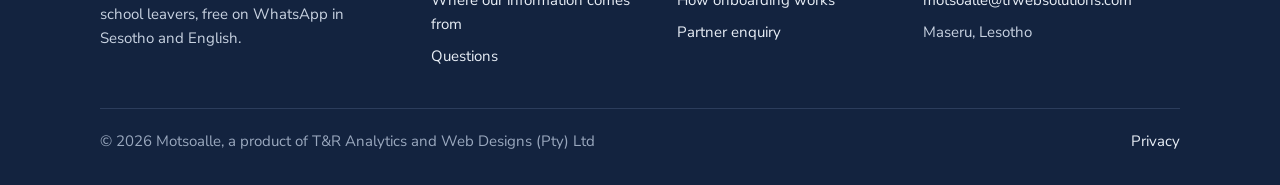
<file: privacy.html>
<!doctype html>
<html lang="en">
<head>
<meta charset="utf-8">
<meta name="viewport" content="width=device-width, initial-scale=1">
<title>Privacy at Motsoalle</title>
<meta name="description" content="A plain-language summary of how Motsoalle handles your information.">
<link rel="icon" href="/favicon.png" type="image/png">
<link rel="apple-touch-icon" href="/apple-touch-icon.png">
<meta name="theme-color" content="#0E5E61">
<link rel="preconnect" href="https://fonts.googleapis.com">
<link rel="preconnect" href="https://fonts.gstatic.com" crossorigin>
<link href="https://fonts.googleapis.com/css2?family=Nunito+Sans:wght@400;700&family=Rubik:wght@500;600;700&display=swap" rel="stylesheet">
<link rel="stylesheet" href="/assets/css/styles.css">
</head>
<body>
<a class="skip" href="#main">Skip to content</a>
<header class="site-header">
  <div class="wrap">
    <a class="brand" href="/"><img src="/assets/img/logo.png" alt="" width="40" height="40">Motsoalle</a>
    <button class="nav-toggle" aria-expanded="false" aria-controls="site-nav">Menu</button>
    <nav id="site-nav" class="nav" aria-label="Main">
      <a href="/learners">For learners</a>
      <a href="/how-it-works">How it works</a>
      <a href="/partners">For partners</a>
      <a href="/about">About</a>
      <a class="btn btn--wa btn--sm" href="https://wa.me/26658098105?text=Hi">Chat on WhatsApp</a>
    </nav>
  </div>
</header>

<main id="main">
  <section class="page-head">
    <div class="wrap">
      <p class="crumb">Privacy</p>
      <h1>How we handle your information</h1>
      <p class="lead">A plain-language summary. Last updated November 2026.</p>
    </div>
  </section>

  <section class="section" style="padding-top:0">
    <div class="wrap measure">
      <h2>What we receive</h2>
      <p>When you chat with Motsoalle on WhatsApp, we receive your WhatsApp number and the messages you send, so that Motsoalle can answer you. On this website, we only receive what you choose to send through the partner enquiry form.</p>

      <h2>How we use it</h2>
      <p>We use your messages to give you guidance and to improve the quality of that guidance. We use partner enquiry details only to reply to you about a partnership.</p>

      <h2>What we never do</h2>
      <p>We never sell your personal data. Partners and sponsors never receive your name, your number or your conversations.</p>

      <h2>Anonymised insights</h2>
      <p>We may share combined, anonymised patterns with education bodies, for example which courses many students ask about, or when bursary questions peak. These reports never identify an individual student.</p>

      <h2>Sponsored messages</h2>
      <p>Some messages in the chat may come from sponsors who help keep Motsoalle free. They are always labelled as sponsored, and they never change the guidance Motsoalle gives you.</p>

      <h2>The law we follow</h2>
      <p>We handle personal data in line with the Lesotho Data Protection Act 2011.</p>

      <h2>Questions or requests</h2>
      <p>To ask about your information, email <a href="mailto:motsoalle@trwebsolutions.com">motsoalle@trwebsolutions.com</a>. Motsoalle is run by T&amp;R Analytics and Web Designs (Pty) Ltd, Maseru, Lesotho.</p>
    </div>
  </section>
</main>

<footer class="site-footer">
  <div class="wrap">
    <div class="foot-grid">
      <div>
        <div class="foot-brand"><img src="/assets/img/logo.png" alt="" width="40" height="40">Motsoalle</div>
        <p>Study and career guidance for Basotho school leavers, free on WhatsApp in Sesotho and English.</p>
      </div>
      <div>
        <h2>Learners</h2>
        <ul><li><a href="/learners">How to start</a></li><li><a href="/how-it-works">Where our information comes from</a></li><li><a href="/learners#faq">Questions</a></li></ul>
      </div>
      <div>
        <h2>Partners</h2>
        <ul><li><a href="/partners">Ways to partner</a></li><li><a href="/partners#onboarding">How onboarding works</a></li><li><a href="/partners#enquiry">Partner enquiry</a></li></ul>
      </div>
      <div>
        <h2>Contact</h2>
        <ul><li><a href="https://wa.me/26658098105?text=Hi">WhatsApp: +266 5809 8105</a></li><li><a href="mailto:motsoalle@trwebsolutions.com">motsoalle@trwebsolutions.com</a></li><li>Maseru, Lesotho</li></ul>
      </div>
    </div>
    <div class="foot-legal">
      <span>© <span data-year>2026</span> Motsoalle, a product of T&amp;R Analytics and Web Designs (Pty) Ltd</span>
      <a href="/privacy" aria-current="page">Privacy</a>
    </div>
  </div>
</footer>
<script src="/assets/js/main.js" defer></script>
</body>
</html>
</file>
<file: assets/css/styles.css>
/* Motsoalle website styles */
:root {
  --ink: #13233F;
  --ink-soft: #43506A;
  --ink-muted: #5E6A80;
  --teal: #0E5E61;
  --teal-deep: #0A4648;
  --teal-ink: #0B6E71;
  --mint: #E6F0EE;
  --mint-line: #CBDCD8;
  --paper: #FBFCFB;
  --white: #FFFFFF;
  --amber: #E8A33D;
  --amber-soft: #FCEFD9;
  --amber-ink: #7A4A0E;
  --chat-wall: #EFEAE2;
  --bubble-out: #D9FDD3;
  --whatsapp: #128C4A;
  --focus: #E8A33D;

  --font-head: "Rubik", "Trebuchet MS", Arial, sans-serif;
  --font-body: "Nunito Sans", "Segoe UI", Arial, sans-serif;

  --wrap: 1160px;
  --gutter: clamp(16px, 4vw, 40px);
  --section: clamp(56px, 9vw, 112px);
}

*, *::before, *::after { box-sizing: border-box; }
html { -webkit-text-size-adjust: 100%; scroll-behavior: smooth; }
@media (prefers-reduced-motion: reduce) { html { scroll-behavior: auto; } }

body {
  margin: 0;
  background: var(--paper);
  color: var(--ink);
  font-family: var(--font-body);
  font-size: 1.0625rem;
  line-height: 1.6;
}

img { max-width: 100%; height: auto; display: block; }
a { color: var(--teal-ink); text-underline-offset: 3px; }
a:hover { color: var(--teal-deep); }
:focus-visible { outline: 3px solid var(--focus); outline-offset: 3px; border-radius: 4px; }

h1, h2, h3 { font-family: var(--font-head); color: var(--ink); line-height: 1.15; margin: 0 0 .5em; }
h1 { font-size: clamp(2.2rem, 5.2vw, 3.75rem); font-weight: 700; letter-spacing: -0.02em; }
h2 { font-size: clamp(1.75rem, 3.4vw, 2.5rem); font-weight: 700; letter-spacing: -0.01em; }
h3 { font-size: 1.25rem; font-weight: 600; }
p { margin: 0 0 1em; }
.lead { font-size: clamp(1.125rem, 1.8vw, 1.3rem); color: var(--ink-soft); max-width: 60ch; }
.measure { max-width: 64ch; }
.small { font-size: .9375rem; color: var(--ink-muted); }

.wrap { width: 100%; max-width: var(--wrap); margin: 0 auto; padding: 0 var(--gutter); }
.section { padding: var(--section) 0; }
.section--mint { background: var(--mint); }
.section--ink { background: var(--ink); color: #E8EEF6; }
.section--ink h2, .section--ink h3 { color: #FFFFFF; }
.section--ink a { color: #F6C978; }

.skip { position: absolute; left: -999px; top: 8px; background: var(--ink); color: #fff; padding: 8px 14px; z-index: 100; }
.skip:focus { left: 8px; }

/* Header */
.site-header { position: sticky; top: 0; z-index: 50; background: rgba(251,252,251,.94); backdrop-filter: blur(8px); border-bottom: 1px solid var(--mint-line); }
.site-header .wrap { display: flex; align-items: center; justify-content: space-between; gap: 16px; min-height: 68px; }
.brand { display: flex; align-items: center; gap: 10px; text-decoration: none; color: var(--ink); font-family: var(--font-head); font-weight: 700; font-size: 1.25rem; }
.brand img { width: 40px; height: 40px; border-radius: 50%; border: 1px solid var(--mint-line); background: #fff; }
.nav { display: flex; align-items: center; gap: 4px; }
.nav a { text-decoration: none; color: var(--ink); font-weight: 600; padding: 8px 12px; border-radius: 999px; }
.nav a:hover { background: var(--mint); color: var(--ink); }
.nav a[aria-current="page"] { color: var(--teal-ink); background: var(--mint); }
.nav .btn { margin-left: 8px; }
.nav a.btn--wa, .nav a.btn--wa:hover { color: #fff; }
.nav a.btn--wa:hover { background: #0E7239; }
.nav-toggle { display: none; background: none; border: 1px solid var(--mint-line); border-radius: 10px; padding: 8px 12px; font: inherit; font-weight: 700; color: var(--ink); cursor: pointer; }

@media (max-width: 880px) {
  .nav-toggle { display: inline-block; }
  .nav { display: none; position: absolute; top: 68px; left: 0; right: 0; flex-direction: column; align-items: stretch; gap: 0; padding: 8px var(--gutter) 16px; background: var(--paper); border-bottom: 1px solid var(--mint-line); box-shadow: 0 16px 24px -12px rgba(19,35,63,.25); }
  .nav.is-open { display: flex; }
  .nav a { padding: 12px 8px; border-radius: 8px; }
  .nav .btn { margin: 8px 0 0; text-align: center; }
}

/* Buttons */
.btn { display: inline-flex; align-items: center; justify-content: center; gap: 10px; font-family: var(--font-body); font-weight: 700; font-size: 1rem; line-height: 1.2; text-decoration: none; padding: 14px 24px; border-radius: 999px; border: 2px solid transparent; cursor: pointer; transition: background-color .15s ease, color .15s ease; }
.btn svg { width: 20px; height: 20px; flex: none; }
.btn--wa { background: var(--whatsapp); color: #fff; }
.btn--wa:hover { background: #0E7239; color: #fff; }
.btn--teal { background: var(--teal); color: #fff; }
.btn--teal:hover { background: var(--teal-deep); color: #fff; }
.btn--line { background: transparent; color: var(--ink); border-color: var(--ink); }
.btn--line:hover { background: var(--ink); color: #fff; }
.btn--amber { background: var(--amber); color: var(--ink); }
.btn--amber:hover { background: #D99128; color: var(--ink); }
.btn--sm { padding: 9px 16px; font-size: .9375rem; }
.btn-row { display: flex; flex-wrap: wrap; gap: 12px; align-items: center; }

/* Hero */
.hero { padding: clamp(40px, 7vw, 88px) 0 clamp(48px, 7vw, 96px); }
.hero .wrap { display: grid; grid-template-columns: 1.1fr .9fr; gap: clamp(32px, 6vw, 80px); align-items: center; }
.hero h1 { max-width: 14ch; }
.hero .lead { margin-bottom: 28px; }
.hero-note { margin-top: 18px; font-size: .9375rem; color: var(--ink-muted); }
.hero-note strong { color: var(--ink); }
@media (max-width: 900px) { .hero .wrap { grid-template-columns: 1fr; } .hero h1 { max-width: 18ch; } }

/* Phone + chat (the signature element) */
.phone { width: min(360px, 100%); margin: 0 auto; background: var(--ink); border-radius: 44px; padding: 12px; box-shadow: 0 30px 60px -20px rgba(19,35,63,.45); }
.phone-screen { background: var(--chat-wall); border-radius: 34px; overflow: hidden; display: flex; flex-direction: column; min-height: 600px; }
.chat-head { display: flex; align-items: center; gap: 10px; background: #0B5C4A; color: #fff; padding: 14px 16px 12px; }
.chat-head img { width: 36px; height: 36px; border-radius: 50%; background: #fff; }
.chat-head strong { display: block; font-family: var(--font-head); font-weight: 600; font-size: 1rem; }
.chat-head span { font-size: .78rem; opacity: .85; }
.chat { list-style: none; margin: 0; padding: 14px 12px 18px; display: flex; flex-direction: column; gap: 8px; font-size: .875rem; line-height: 1.45; }
.msg { max-width: 86%; padding: 8px 11px 6px; border-radius: 10px; background: #fff; color: #1F2A37; box-shadow: 0 1px 1px rgba(0,0,0,.08); }
.msg--in { align-self: flex-start; border-top-left-radius: 2px; }
.msg--out { align-self: flex-end; background: var(--bubble-out); border-top-right-radius: 2px; }
.msg time { display: block; text-align: right; font-size: .7rem; color: #667085; margin-top: 2px; }
.msg em { font-style: italic; }
.chat-buttons { align-self: flex-start; width: 86%; display: grid; gap: 4px; margin-top: -4px; }
.chat-buttons span { display: block; text-align: center; background: #fff; color: #0A7C5A; font-weight: 700; padding: 8px; border-radius: 8px; box-shadow: 0 1px 1px rgba(0,0,0,.08); }
.typing { align-self: flex-start; background: #fff; border-radius: 10px; padding: 10px 14px; display: none; gap: 4px; }
.typing i { width: 6px; height: 6px; border-radius: 50%; background: #98A2B3; display: block; animation: blink 1s infinite; }
.typing i:nth-child(2) { animation-delay: .15s; } .typing i:nth-child(3) { animation-delay: .3s; }
@keyframes blink { 0%, 80%, 100% { opacity: .3; } 40% { opacity: 1; } }
.js-chat .chat > li { display: none; }
.js-chat .chat > li.is-shown { display: block; }
.js-chat .chat > li.chat-buttons.is-shown { display: grid; }
.js-chat .typing.is-shown { display: flex; }
@media (prefers-reduced-motion: no-preference) { .js-chat .chat > li.is-shown { animation: pop .25s ease-out; } }
@keyframes pop { from { opacity: 0; transform: translateY(6px); } to { opacity: 1; transform: none; } }
.phone-caption { text-align: center; font-size: .875rem; color: var(--ink-muted); margin-top: 12px; }

/* Recognition strip */
.recognition { border-top: 1px solid var(--mint-line); border-bottom: 1px solid var(--mint-line); padding: 18px 0; background: var(--white); }
.recognition ul { list-style: none; margin: 0; padding: 0; display: flex; flex-wrap: wrap; gap: 12px 40px; font-weight: 700; color: var(--ink-soft); font-size: .9375rem; }
.recognition li { display: flex; align-items: center; gap: 10px; }
.recognition svg { width: 20px; height: 20px; color: var(--amber); flex: none; }

/* Facts with sources */
.facts { display: grid; grid-template-columns: repeat(3, 1fr); gap: 0; margin-top: 36px; border-top: 2px solid var(--ink); }
.fact { padding: 24px 24px 8px 0; }
.fact + .fact { padding-left: 24px; border-left: 1px solid var(--mint-line); }
.fact b { display: block; font-family: var(--font-head); font-size: clamp(2rem, 4vw, 2.75rem); line-height: 1.1; color: var(--teal-ink); }
.fact p { margin: 8px 0 6px; color: var(--ink); }
.fact cite { font-style: normal; font-size: .8125rem; color: var(--ink-muted); }
@media (max-width: 760px) { .facts { grid-template-columns: 1fr; } .fact + .fact { padding-left: 0; border-left: 0; border-top: 1px solid var(--mint-line); } }

/* Two-column split */
.split { display: grid; grid-template-columns: 1fr 1fr; gap: clamp(32px, 6vw, 72px); align-items: center; }
.split--top { align-items: start; }
@media (max-width: 860px) { .split { grid-template-columns: 1fr; } }
.photo { border-radius: 20px; overflow: hidden; }
.photo img { width: 100%; height: 100%; object-fit: cover; }

/* Services as WhatsApp reply buttons */
.replies { list-style: none; margin: 32px 0 0; padding: 0; display: grid; grid-template-columns: repeat(2, 1fr); gap: 14px; }
.reply { background: var(--white); border: 1px solid var(--mint-line); border-radius: 14px; padding: 18px 20px; display: grid; grid-template-columns: 28px 1fr; gap: 4px 14px; }
.reply svg { width: 26px; height: 26px; color: var(--whatsapp); grid-row: span 2; margin-top: 2px; }
.reply h3 { margin: 0; color: var(--whatsapp); font-size: 1.125rem; }
.reply p { margin: 0; color: var(--ink-soft); font-size: 1rem; }
@media (max-width: 700px) { .replies { grid-template-columns: 1fr; } }

/* Steps (true sequences only) */
.steps { list-style: none; margin: 32px 0 0; padding: 0; counter-reset: step; display: grid; gap: 0; }
.steps li { counter-increment: step; display: grid; grid-template-columns: 52px 1fr; gap: 16px; align-content: start; padding: 18px 0; border-top: 1px solid var(--mint-line); }
.steps li:last-child { border-bottom: 1px solid var(--mint-line); }
.steps li::before { content: counter(step); font-family: var(--font-head); font-weight: 700; font-size: 1.25rem; width: 40px; height: 40px; border-radius: 50%; display: grid; place-items: center; background: var(--teal); color: #fff; }
.steps h3 { margin: 6px 0 4px; }
.steps p { margin: 0; color: var(--ink-soft); }
.steps--row { grid-template-columns: repeat(5, 1fr); gap: 16px; }
.steps--row li { grid-template-columns: 1fr; border: 0; padding: 0; }
.steps--row li:last-child { border: 0; }
@media (max-width: 900px) { .steps--row { grid-template-columns: 1fr; } .steps--row li { grid-template-columns: 52px 1fr; padding: 16px 0; border-top: 1px solid var(--mint-line); } }

.callout { display: flex; gap: 16px; align-items: flex-start; border-left: 5px solid var(--amber); background: var(--amber-soft); color: var(--amber-ink); padding: 18px 22px; border-radius: 0 12px 12px 0; margin-top: 28px; }
.callout p { margin: 0; color: var(--ink); }
.callout svg { width: 24px; height: 24px; flex: none; margin-top: 2px; color: var(--amber-ink); }
.callout--teal { border-left-color: var(--teal); background: #DCECE9; }
.callout--teal svg { color: var(--teal-ink); }

/* Numbers from the pilot */
.numbers { display: grid; grid-template-columns: repeat(3, 1fr); gap: 24px; margin: 28px 0; }
.numbers div { border-top: 3px solid var(--teal); padding-top: 12px; }
.numbers b { display: block; font-family: var(--font-head); font-size: 2.25rem; line-height: 1.1; color: var(--ink); }
.numbers span { font-size: .9375rem; color: var(--ink-soft); }
@media (max-width: 600px) { .numbers { grid-template-columns: 1fr; } }

.gallery { display: grid; grid-template-columns: 1.4fr 1fr; gap: 12px; }
.gallery .photo { aspect-ratio: 16 / 10; }
.gallery .photo:first-child { grid-row: span 2; aspect-ratio: auto; min-height: 280px; }
@media (max-width: 520px) { .gallery { grid-template-columns: 1fr; } .gallery .photo:first-child { grid-row: auto; aspect-ratio: 16 / 10; min-height: 0; } }

/* Partner paths */
.paths { display: grid; grid-template-columns: repeat(2, 1fr); gap: 20px; margin-top: 32px; }
.path { background: var(--white); border: 1px solid var(--mint-line); border-radius: 18px; padding: 28px; display: flex; flex-direction: column; gap: 10px; }
.path--feature { border: 2px solid var(--teal); }
.path h3 { font-size: 1.375rem; margin: 0; }
.path .who { font-weight: 700; color: var(--teal-ink); margin: 0; }
.path ul { margin: 4px 0 0; padding-left: 1.2em; color: var(--ink-soft); }
.path li { margin-bottom: 4px; }
.path .price { margin-top: auto; padding-top: 12px; border-top: 1px dashed var(--mint-line); font-weight: 700; }
@media (max-width: 760px) { .paths { grid-template-columns: 1fr; } }

.tag { display: inline-block; font-size: .8125rem; font-weight: 700; padding: 3px 10px; border-radius: 999px; background: var(--amber-soft); color: var(--amber-ink); }

/* Patterns grid (insight reports) */
.patterns { display: grid; grid-template-columns: repeat(3, 1fr); gap: 1px; background: var(--mint-line); border: 1px solid var(--mint-line); border-radius: 14px; overflow: hidden; margin-top: 24px; }
.patterns div { background: var(--white); padding: 18px 20px; }
.patterns h3 { font-size: 1.0625rem; color: var(--teal-ink); margin: 0 0 4px; }
.patterns p { margin: 0; font-size: .9375rem; color: var(--ink-soft); }
@media (max-width: 760px) { .patterns { grid-template-columns: 1fr; } }

/* Lists of sources */
.source-cols { display: grid; grid-template-columns: 1fr 1fr; gap: 24px; margin-top: 28px; }
.source-box { background: var(--white); border-radius: 16px; padding: 26px; border-top: 5px solid var(--teal); }
.source-box--amber { border-top-color: var(--amber); }
.source-box ul { margin: 12px 0 0; padding-left: 1.2em; color: var(--ink-soft); }
.source-box li { margin-bottom: 8px; }
@media (max-width: 760px) { .source-cols { grid-template-columns: 1fr; } }

/* Table */
.table-wrap { overflow-x: auto; margin-top: 24px; border-radius: 14px; border: 1px solid var(--mint-line); }
table { width: 100%; border-collapse: collapse; background: var(--white); font-size: .9875rem; }
th, td { text-align: left; padding: 14px 16px; border-bottom: 1px solid var(--mint-line); vertical-align: top; }
th { background: var(--ink); color: #fff; font-family: var(--font-head); font-weight: 600; }
tr:last-child td { border-bottom: 0; }

/* FAQ */
.faq { margin-top: 24px; border-top: 1px solid var(--mint-line); }
.faq details { border-bottom: 1px solid var(--mint-line); padding: 4px 0; }
.faq summary { cursor: pointer; font-weight: 700; padding: 14px 32px 14px 0; position: relative; list-style: none; font-size: 1.0625rem; }
.faq summary::-webkit-details-marker { display: none; }
.faq summary::after { content: "+"; position: absolute; right: 4px; top: 10px; font-size: 1.5rem; color: var(--teal-ink); }
.faq details[open] summary::after { content: "–"; }
.faq details p { color: var(--ink-soft); margin: 0 0 16px; max-width: 70ch; }

/* Team */
.team { display: grid; grid-template-columns: repeat(3, 1fr); gap: 20px; margin-top: 28px; }
.person { background: var(--white); border-radius: 16px; padding: 24px; border: 1px solid var(--mint-line); }
.person .role { color: var(--teal-ink); font-weight: 700; margin: 0 0 10px; }
.person p { margin: 0; color: var(--ink-soft); }
.avatar { width: 56px; height: 56px; border-radius: 50%; display: grid; place-items: center; background: var(--mint); color: var(--teal-ink); font-family: var(--font-head); font-weight: 700; font-size: 1.25rem; margin-bottom: 14px; }
@media (max-width: 860px) { .team { grid-template-columns: 1fr; } }

/* Forms */
.form { background: var(--white); border: 1px solid var(--mint-line); border-radius: 20px; padding: clamp(20px, 4vw, 36px); display: grid; gap: 18px; }
.form-row { display: grid; grid-template-columns: 1fr 1fr; gap: 18px; }
@media (max-width: 640px) { .form-row { grid-template-columns: 1fr; } }
.field { display: grid; gap: 6px; }
.field label, .field legend { font-weight: 700; font-size: .9375rem; }
.field .hint { font-size: .875rem; color: var(--ink-muted); margin: 0; }
input[type="text"], input[type="email"], input[type="tel"], select, textarea {
  width: 100%; font: inherit; color: var(--ink); background: var(--paper); border: 1.5px solid #B7C6C2; border-radius: 10px; padding: 12px 14px;
}
input:focus, select:focus, textarea:focus { outline: 3px solid rgba(232,163,61,.55); border-color: var(--teal); }
textarea { min-height: 120px; resize: vertical; }
fieldset { border: 0; padding: 0; margin: 0; }
.checks { display: grid; grid-template-columns: 1fr 1fr; gap: 8px 18px; margin-top: 6px; }
.checks label, .consent { display: flex; gap: 10px; align-items: flex-start; font-weight: 400; font-size: 1rem; }
.checks input, .consent input { width: 18px; height: 18px; margin-top: 4px; accent-color: var(--teal); flex: none; }
@media (max-width: 640px) { .checks { grid-template-columns: 1fr; } }
.hp { position: absolute; left: -5000px; }
.form-status { border-radius: 12px; padding: 16px 18px; display: none; }
.form-status.is-shown { display: block; }
.form-status--ok { background: #DCF1E4; color: #0E4A2A; }
.form-status--err { background: #FBE3E1; color: #7A1E14; }
.form-status--fallback { background: var(--amber-soft); color: var(--ink); }
.form-status .btn-row { margin-top: 12px; }
.req { color: #B23A2E; }

/* Final call to action */
.cta-band { background: var(--teal); color: #fff; border-radius: 28px; padding: clamp(32px, 6vw, 64px); display: grid; grid-template-columns: 1.4fr 1fr; gap: 32px; align-items: center; }
.cta-band h2 { color: #fff; }
.cta-band p { color: #DDEFEC; margin: 0; }
.cta-band .btn-row { justify-content: flex-end; }
@media (max-width: 800px) { .cta-band { grid-template-columns: 1fr; } .cta-band .btn-row { justify-content: flex-start; } }

/* Page header for inner pages */
.page-head { padding: clamp(40px, 7vw, 80px) 0 clamp(24px, 4vw, 40px); }
.page-head h1 { max-width: 20ch; }
.crumb { font-weight: 700; color: var(--teal-ink); margin-bottom: 12px; }

/* Footer */
.site-footer { background: var(--ink); color: #C8D2E1; padding: 56px 0 32px; font-size: .9375rem; }
.site-footer a { color: #E8EEF6; text-decoration: none; }
.site-footer a:hover { text-decoration: underline; color: #fff; }
.foot-grid { display: grid; grid-template-columns: 1.4fr 1fr 1fr 1.2fr; gap: 32px; }
.foot-grid h2 { font-size: 1rem; color: #fff; margin-bottom: 12px; }
.foot-grid ul { list-style: none; margin: 0; padding: 0; display: grid; gap: 8px; }
.foot-brand { display: flex; align-items: center; gap: 10px; color: #fff; font-family: var(--font-head); font-weight: 700; font-size: 1.25rem; margin-bottom: 12px; }
.foot-brand img { width: 40px; height: 40px; border-radius: 50%; background: #fff; }
.foot-legal { border-top: 1px solid #2C3D5C; margin-top: 40px; padding-top: 20px; display: flex; flex-wrap: wrap; justify-content: space-between; gap: 12px; color: #9AA8BE; }
@media (max-width: 860px) { .foot-grid { grid-template-columns: 1fr 1fr; } }
@media (max-width: 520px) { .foot-grid { grid-template-columns: 1fr; } }

/* Example answer inside the phone */
.answer { max-width: 92%; }
.answer p { margin: 0 0 6px; }
.answer dl { margin: 0; display: grid; gap: 6px; }
.answer dl div { display: grid; grid-template-columns: 22px 1fr; gap: 0 6px; }
.answer dt { font-weight: 700; color: #1F2A37; grid-column: 2; }
.answer dd { margin: 0; color: #5B6575; grid-column: 2; font-size: .8125rem; }
.answer dl div::before { content: attr(data-n); grid-row: span 2; width: 20px; height: 20px; border-radius: 50%; background: #0B5C4A; color: #fff; font-size: .7rem; font-weight: 700; display: grid; place-items: center; margin-top: 1px; }
.answer .src { margin: 8px 0 0; padding-top: 6px; border-top: 1px dashed #CFD6DD; font-size: .75rem; color: #5B6575; }
.example-tag { display: inline-block; font-size: .8125rem; font-weight: 700; color: var(--ink-soft); background: var(--white); border: 1px solid var(--mint-line); border-radius: 999px; padding: 4px 12px; margin-bottom: 12px; }

/* Sponsored message */
.msg--sponsored { border-left: 4px solid var(--amber); }
.sponsor-label { display: inline-block; font-size: .7rem; font-weight: 700; color: var(--amber-ink); background: var(--amber-soft); border-radius: 4px; padding: 1px 6px; margin-bottom: 4px; }
.sponsor-link { display: block; text-align: center; color: #0A7C5A; font-weight: 700; border-top: 1px solid #E4E7EC; margin-top: 6px; padding-top: 6px; }

/* Sample reach report */
.report { background: var(--white); border: 1px solid var(--mint-line); border-radius: 18px; overflow: hidden; }
.report-head { background: var(--ink); color: #fff; padding: 18px 22px; display: flex; justify-content: space-between; gap: 12px; flex-wrap: wrap; align-items: baseline; }
.report-head h3 { color: #fff; margin: 0; font-size: 1.125rem; }
.report-head span { font-size: .875rem; color: #C8D2E1; }
.report-sample { background: var(--amber-soft); color: var(--amber-ink); font-size: .875rem; font-weight: 700; padding: 8px 22px; }
.report-body { padding: 22px; display: grid; gap: 22px; }
.report-metrics { display: grid; grid-template-columns: repeat(3, 1fr); gap: 12px; }
.report-metrics div { border-top: 3px solid var(--teal); padding-top: 8px; }
.report-metrics b { display: block; font-family: var(--font-head); font-size: 1.75rem; line-height: 1.1; font-variant-numeric: tabular-nums; }
.report-metrics span { font-size: .875rem; color: var(--ink-soft); }
.report h4 { font-family: var(--font-head); font-size: 1rem; margin: 0 0 10px; }
.bars { display: grid; grid-template-columns: repeat(4, 1fr); gap: 12px; align-items: end; height: 120px; border-bottom: 1px solid var(--mint-line); }
.bars div { background: var(--teal); border-radius: 6px 6px 0 0; position: relative; }
.bars div span { position: absolute; top: -22px; left: 0; right: 0; text-align: center; font-size: .8125rem; font-weight: 700; color: var(--ink); font-variant-numeric: tabular-nums; }
.bar-labels { display: grid; grid-template-columns: repeat(4, 1fr); gap: 12px; font-size: .8125rem; color: var(--ink-muted); text-align: center; margin-top: 6px; }
.topics { list-style: none; margin: 0; padding: 0; display: flex; flex-wrap: wrap; gap: 8px; }
.topics li { background: var(--mint); border-radius: 999px; padding: 4px 12px; font-size: .875rem; }
@media (max-width: 480px) { .report-metrics { grid-template-columns: 1fr; } }

/* Utility */
.mt-0 { margin-top: 0; }
.mb-0 { margin-bottom: 0; }
.mt-lg { margin-top: 40px; }
.center { text-align: center; }
.visually-hidden { position: absolute; width: 1px; height: 1px; overflow: hidden; clip: rect(0 0 0 0); white-space: nowrap; }
</file>
